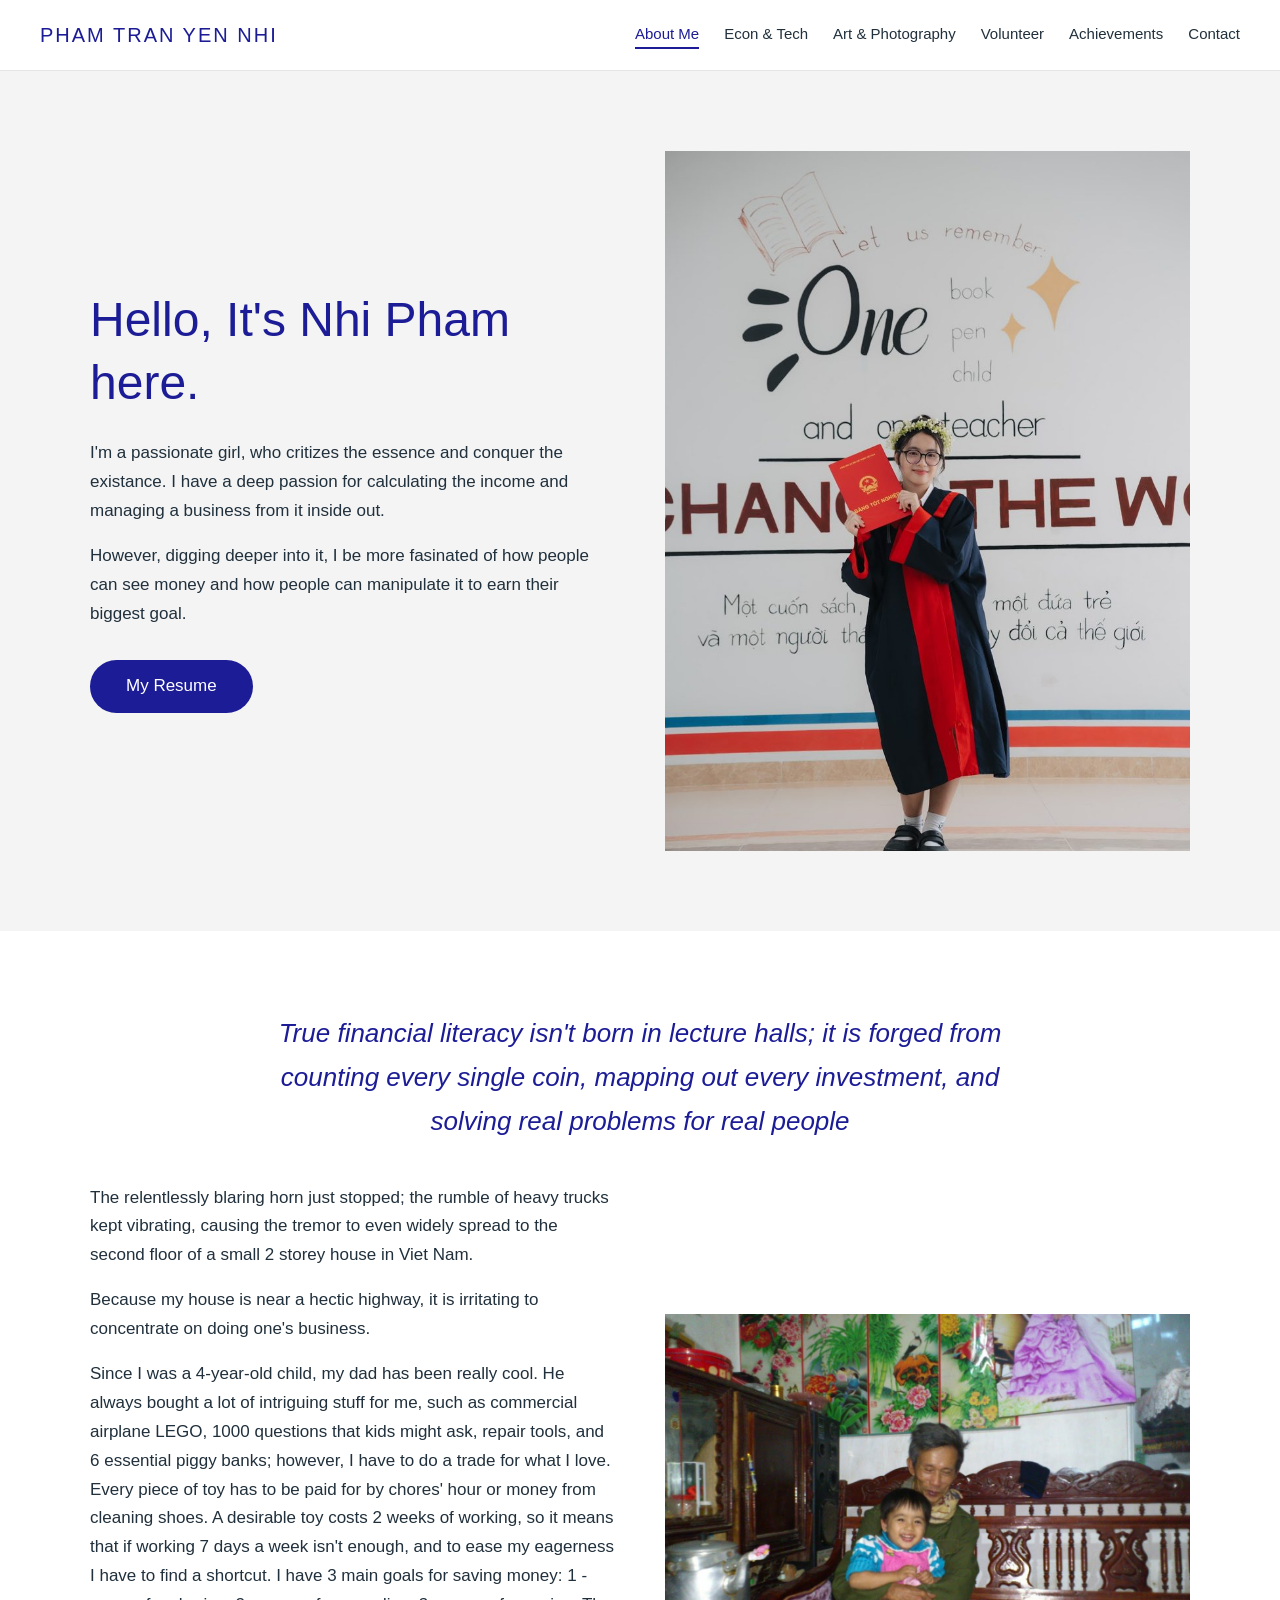
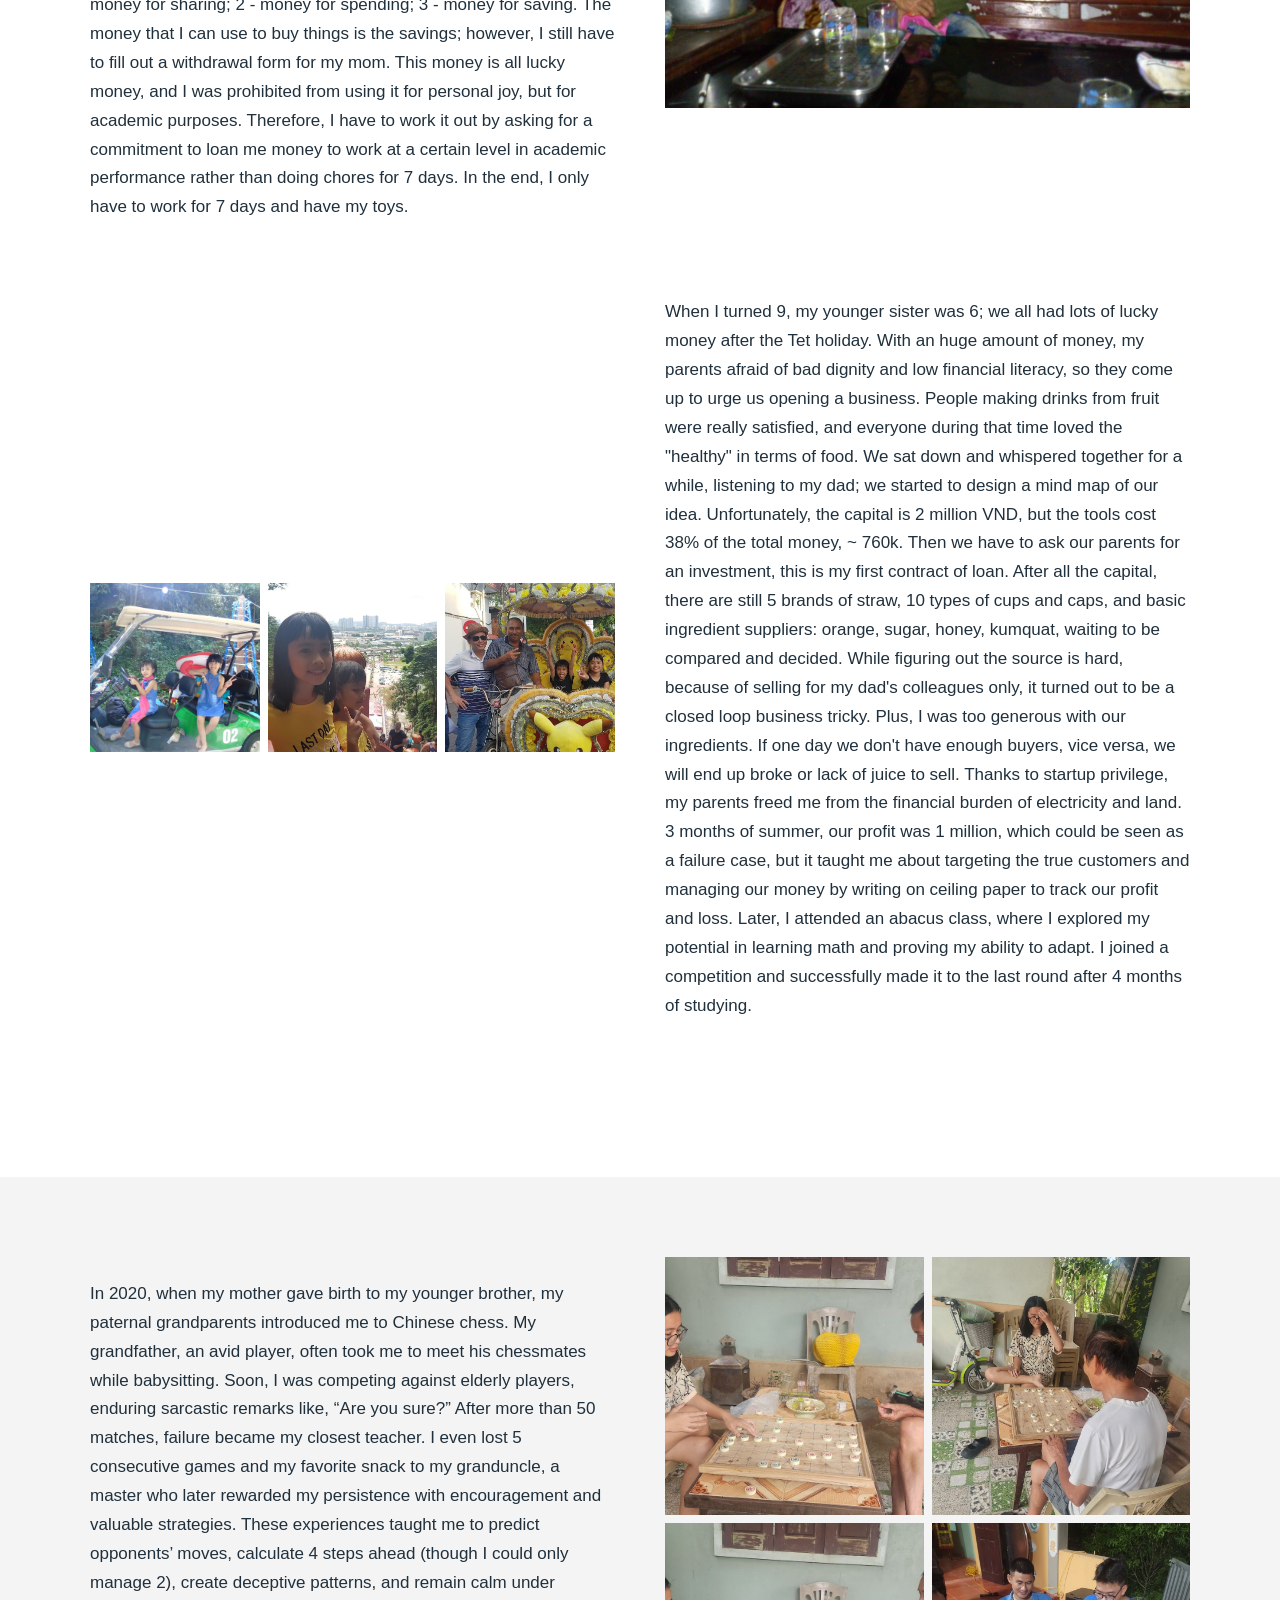
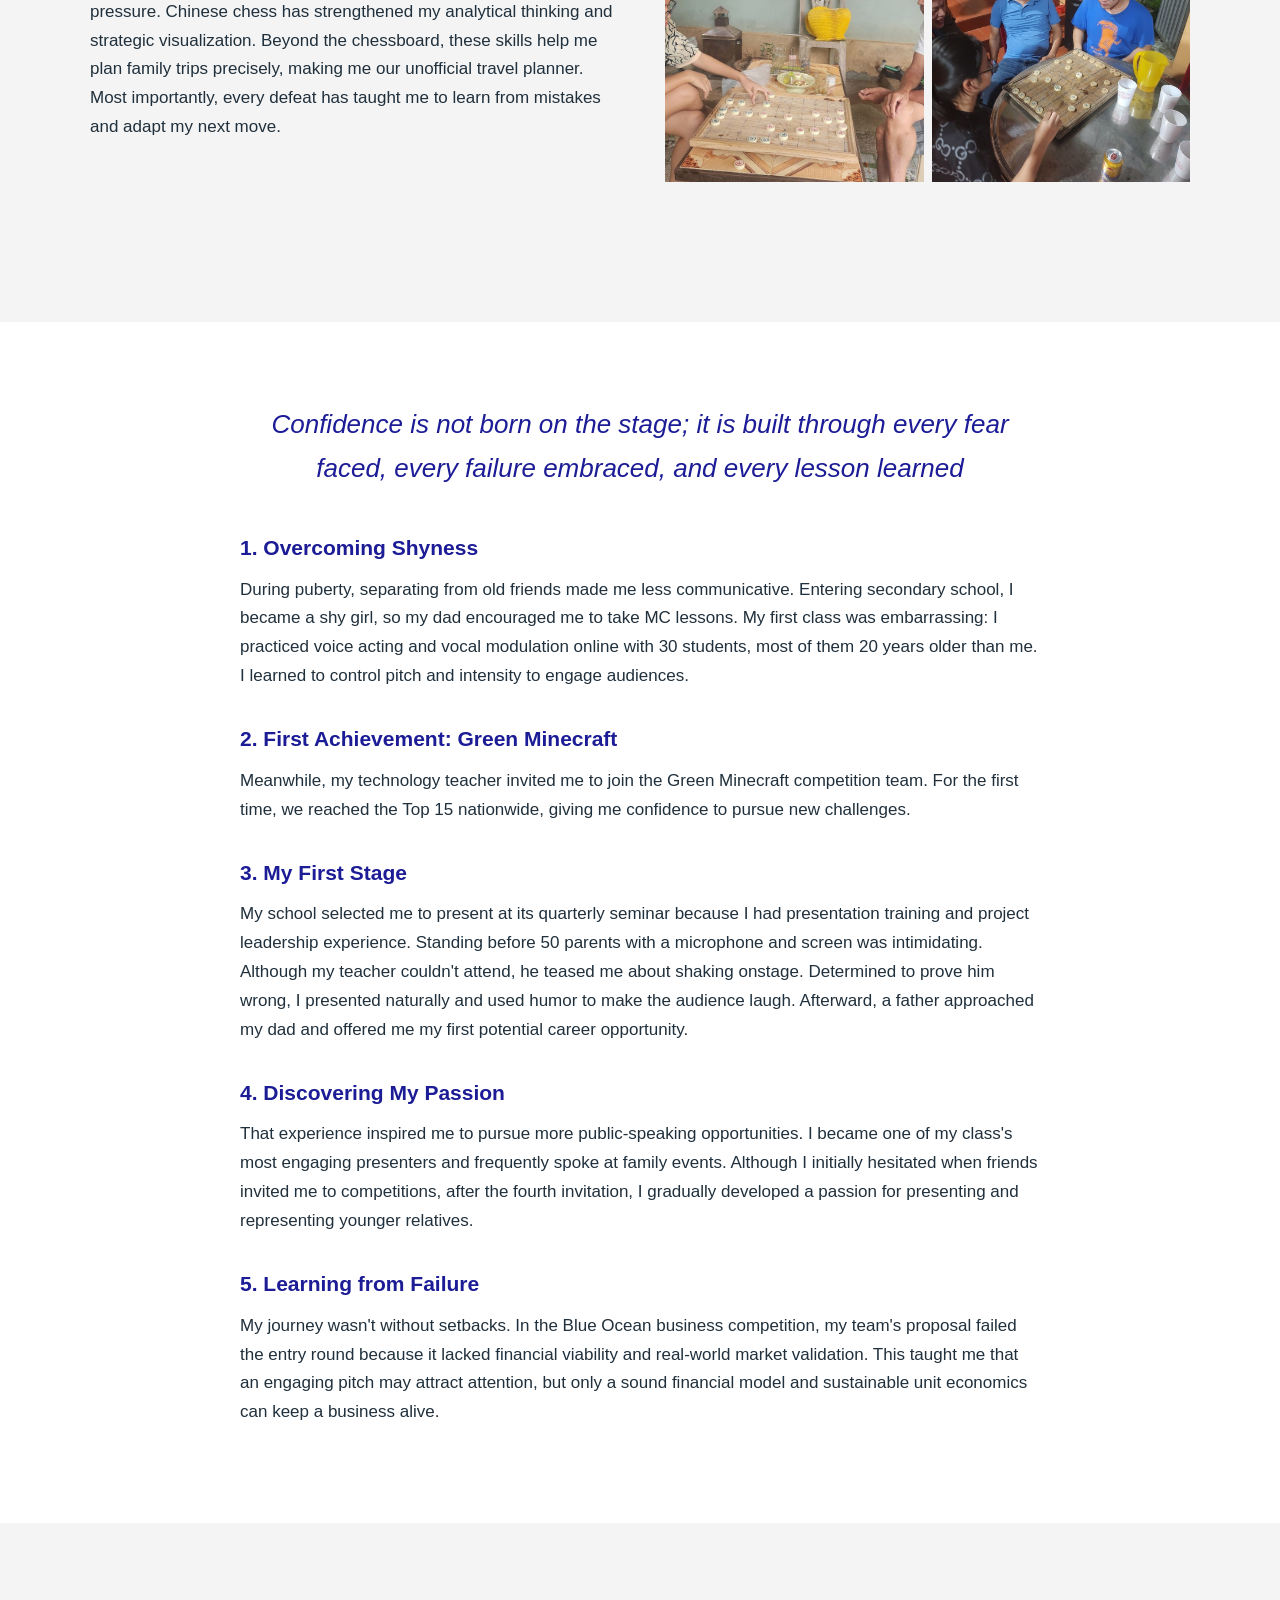
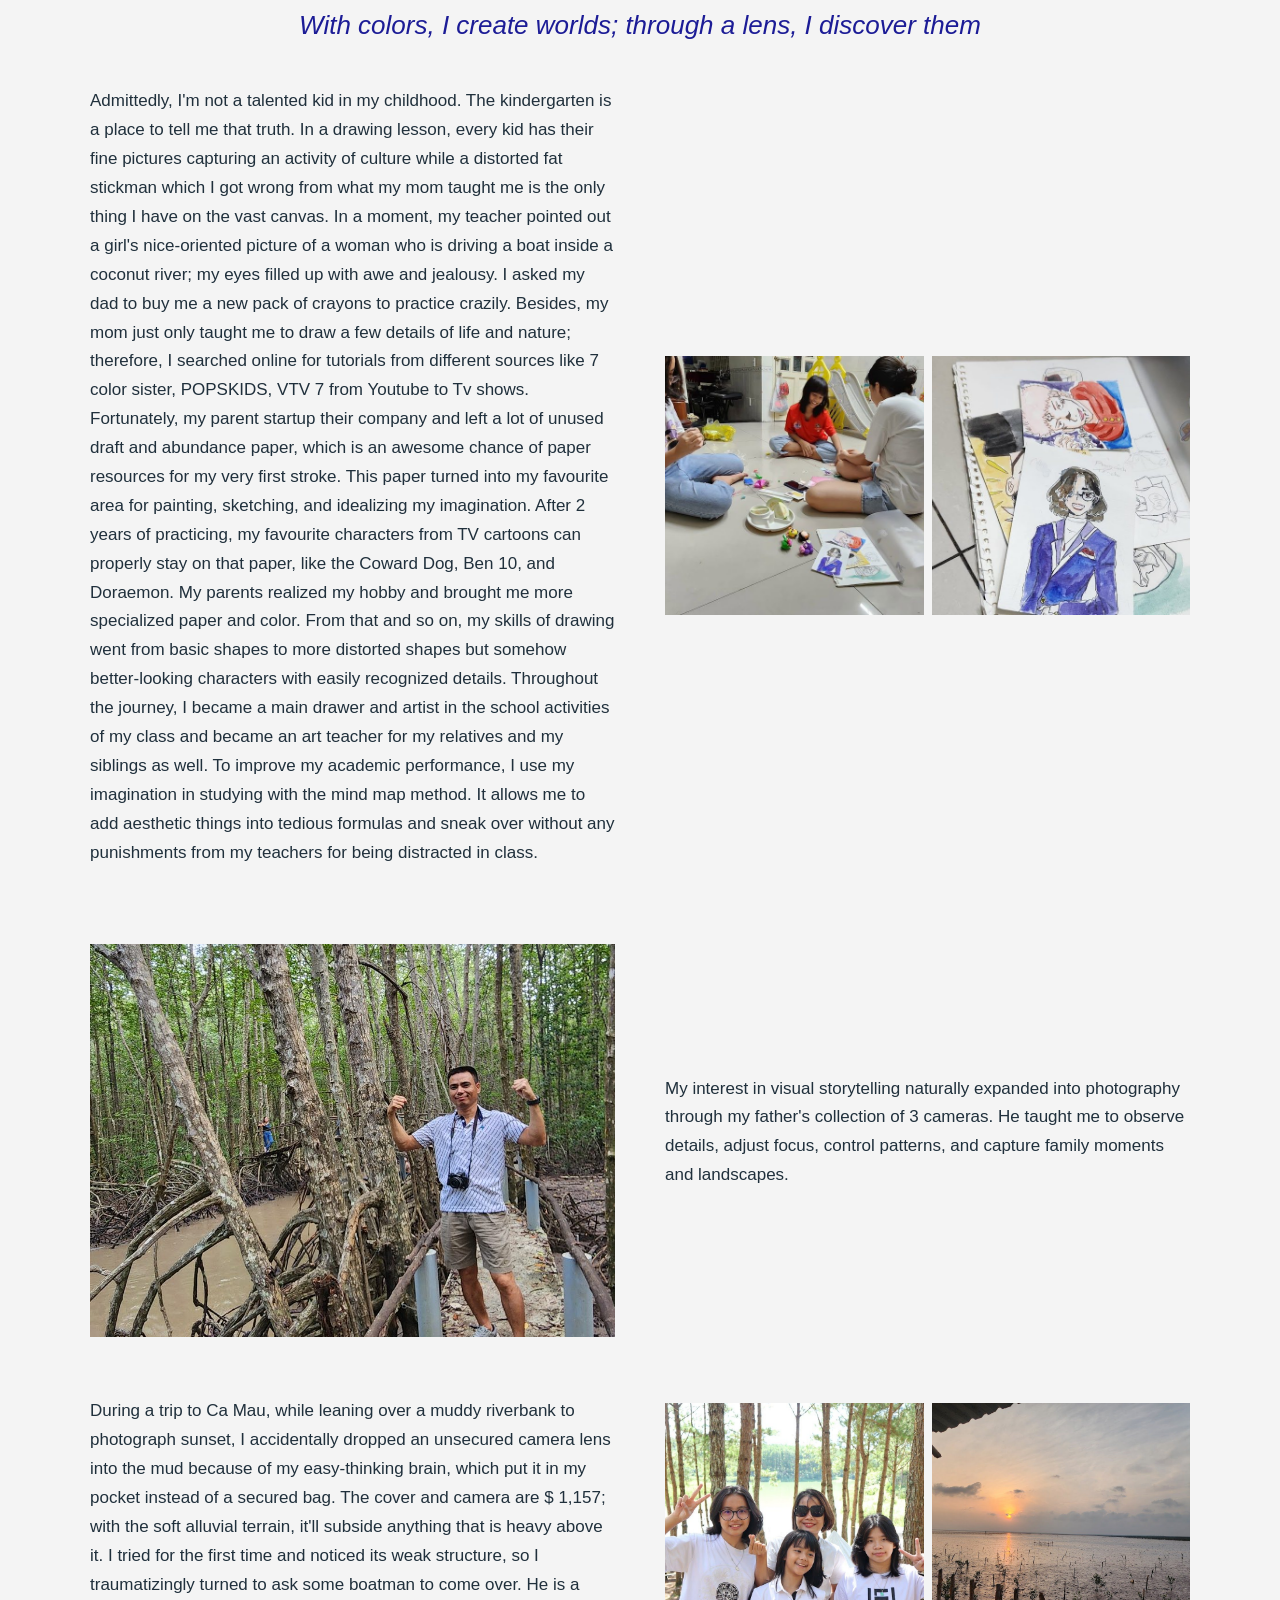
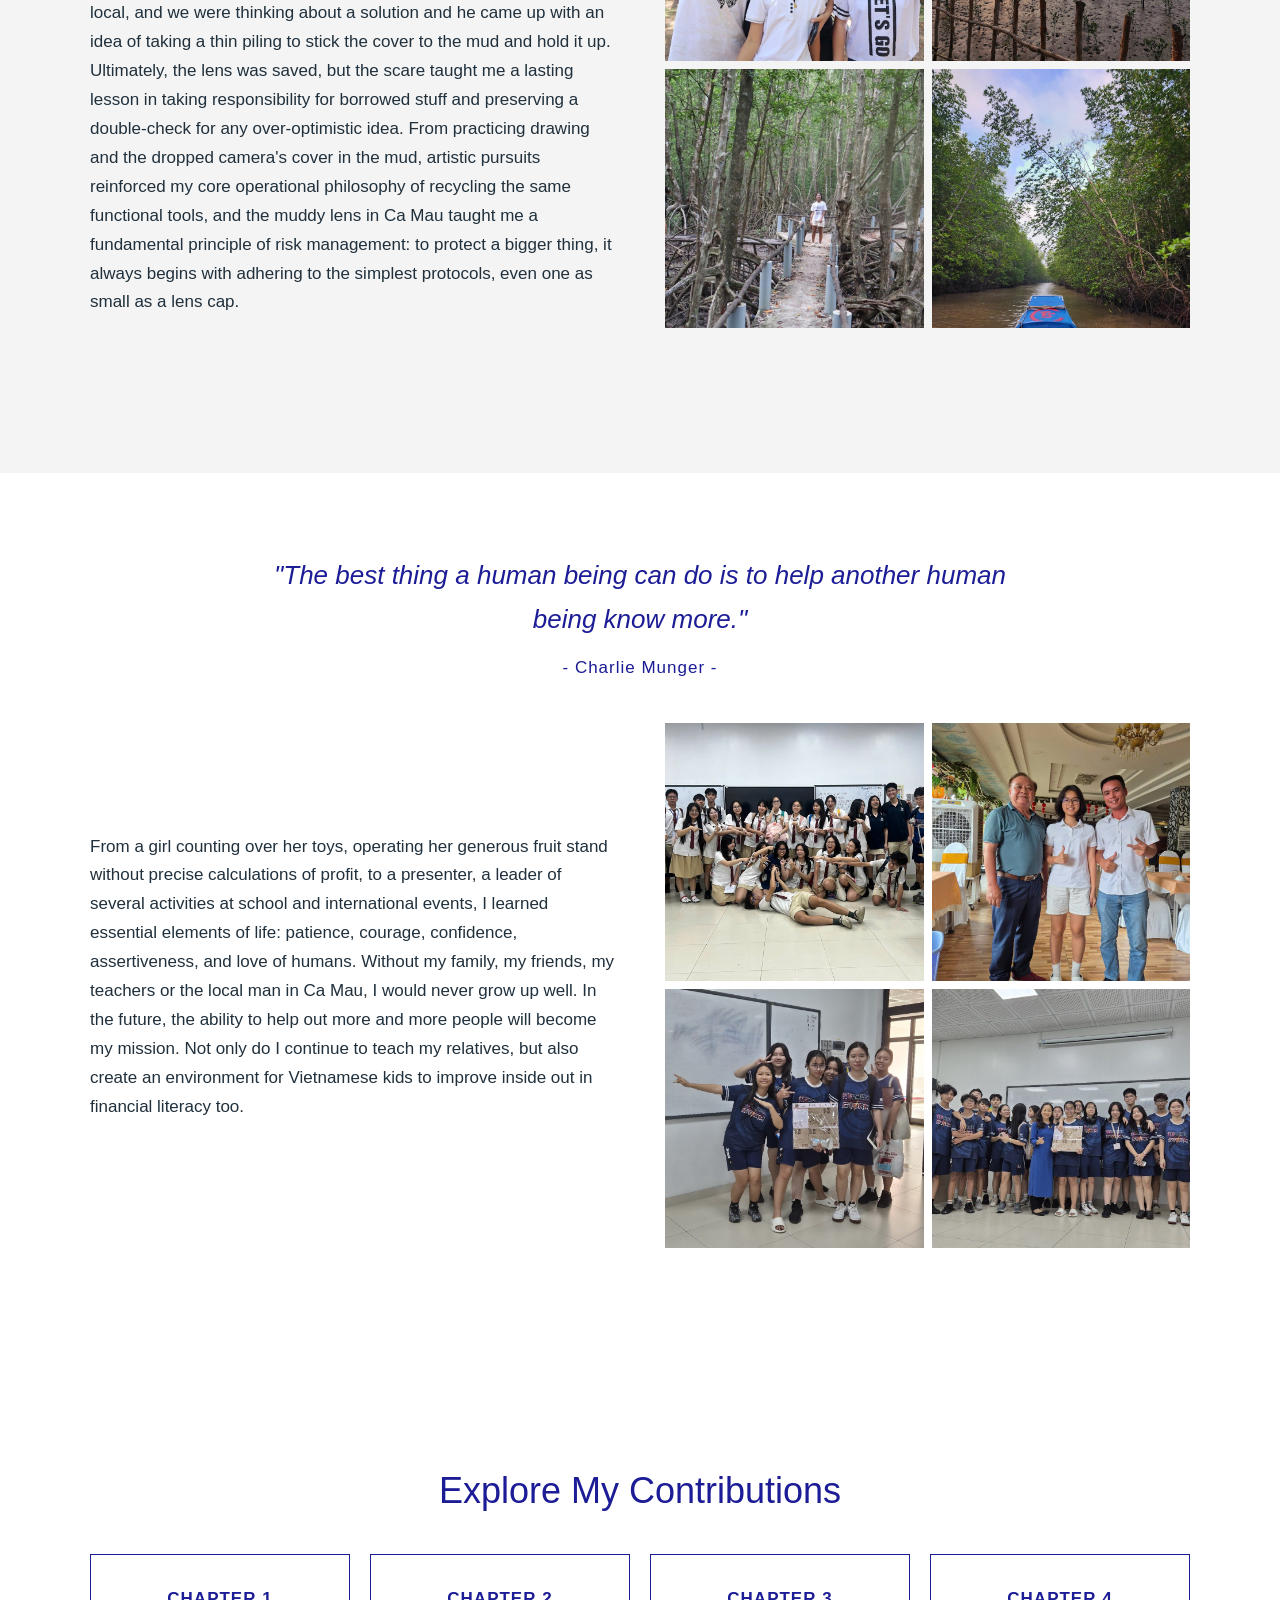
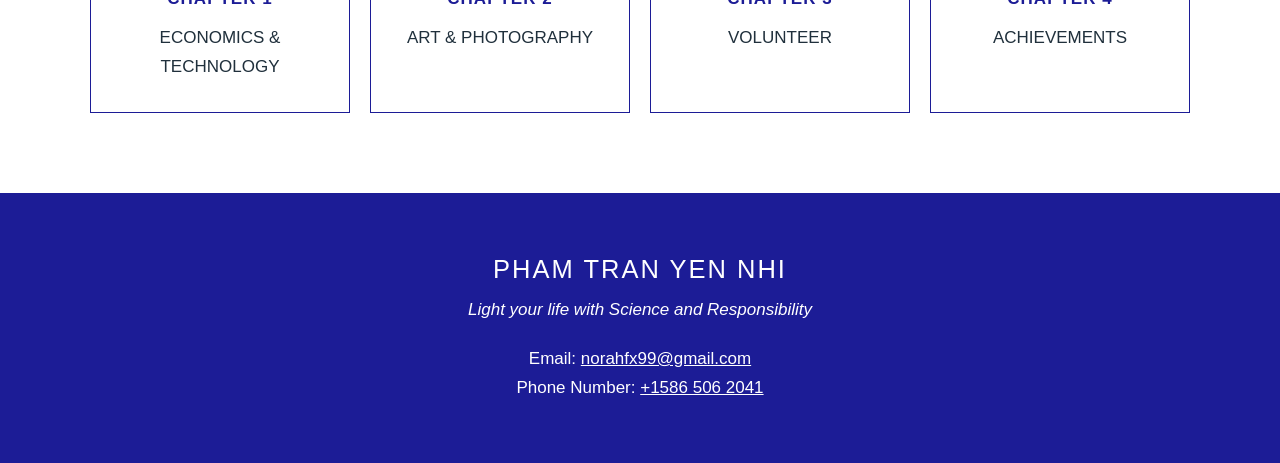
<file: index.html>
<!DOCTYPE html>
<html lang="en">
<head>
    <meta charset="UTF-8">
    <meta name="viewport" content="width=device-width, initial-scale=1.0">
    <title>Pham Tran Yen Nhi</title>
    <link rel="stylesheet" href="style.css">
</head>
<body>

    <!-- ===== HEADER: tên + menu =====
         Header này giống nhau ở cả 5 trang. Sửa menu thì nhớ sửa cả 5 file.
         Class "active" đánh dấu trang đang xem. -->
    <header class="header">
        <a href="index.html" class="logo">PHAM TRAN YEN NHI</a>
        <nav class="menu">
            <a href="index.html" class="active">About Me</a>
            <a href="econ-tech.html">Econ &amp; Tech</a>
            <a href="art-photography.html">Art &amp; Photography</a>
            <a href="volunteer.html">Volunteer</a>
            <a href="achievements.html">Achievements</a>
            <a href="#contact">Contact</a>
        </nav>
    </header>

    <main>

        <!-- ===== PHẦN GIỚI THIỆU (Hero): chữ bên trái, ảnh bên phải ===== -->
        <section class="hero" id="about">
            <div class="story-row">
                <div class="story-text">
                    <h1>Hello, It's Nhi Pham here.</h1>
                    <p>
                        I'm a passionate girl, who critizes the essence and conquer the existance. I have a deep passion for calculating the income and managing a business from it inside out.
                    </p>
                    <p>
                        However, digging deeper into it, I be more fasinated of how people can see money and how people can manipulate it to earn their biggest goal.
                    </p>
                    <!-- Nút trỏ sang resume: thay dấu # bằng link Google Drive -->
                    <a href="#" class="button" target="_blank">My Resume</a>
                </div>
                <img src="images/about-nhi-ky-yeu.jpg" alt="Nhi Pham - graduation photo" class="frame-portrait fit-top">
            </div>
        </section>

        <!-- ===== THỜI THƠ ẤU ===== -->
        <section class="story">
            <p class="quote">
                True financial literacy isn't born in lecture halls; it is forged from counting every single coin, mapping out every investment, and solving real problems for real people
            </p>

            <!-- Phần 1: những con heo đất và bài học trao đổi -->
            <div class="story-row activity">
                <div class="story-text">
                    <p>
                        The relentlessly blaring horn just stopped; the rumble of heavy trucks kept vibrating, causing the tremor to even widely spread to the second floor of a small 2 storey house in Viet Nam.
                    </p>
                    <p>
                        Because my house is near a hectic highway, it is irritating to concentrate on doing one's business.
                    </p>
                    <p>
                        Since I was a 4-year-old child, my dad has been really cool. He always bought a lot of intriguing stuff for me, such as commercial airplane LEGO, 1000 questions that kids might ask, repair tools, and 6 essential piggy banks; however, I have to do a trade for what I love. Every piece of toy has to be paid for by chores' hour or money from cleaning shoes. A desirable toy costs 2 weeks of working, so it means that if working 7 days a week isn't enough, and to ease my eagerness I have to find a shortcut. I have 3 main goals for saving money: 1 - money for sharing; 2 - money for spending; 3 - money for saving. The money that I can use to buy things is the savings; however, I still have to fill out a withdrawal form for my mom. This money is all lucky money, and I was prohibited from using it for personal joy, but for academic purposes. Therefore, I have to work it out by asking for a commitment to loan me money to work at a certain level in academic performance rather than doing chores for 7 days. In the end, I only have to work for 7 days and have my toys.
                    </p>
                </div>
                <img src="images/childhood-nhi.jpg" alt="Nhi as a child">
            </div>

            <!-- Phần 2: quầy nước trái cây năm 9 tuổi -->
            <div class="story-row activity reverse">
                <div class="story-text">
                    <p>
                        When I turned 9, my younger sister was 6; we all had lots of lucky money after the Tet holiday. With an huge amount of money, my parents afraid of bad dignity and low financial literacy, so they come up to urge us opening a business. People making drinks from fruit were really satisfied, and everyone during that time loved the "healthy" in terms of food. We sat down and whispered together for a while, listening to my dad; we started to design a mind map of our idea. Unfortunately, the capital is 2 million VND, but the tools cost 38% of the total money, ~ 760k. Then we have to ask our parents for an investment, this is my first contract of loan. After all the capital, there are still 5 brands of straw, 10 types of cups and caps, and basic ingredient suppliers: orange, sugar, honey, kumquat, waiting to be compared and decided. While figuring out the source is hard, because of selling for my dad's colleagues only, it turned out to be a closed loop business tricky. Plus, I was too generous with our ingredients. If one day we don't have enough buyers, vice versa, we will end up broke or lack of juice to sell. Thanks to startup privilege, my parents freed me from the financial burden of electricity and land. 3 months of summer, our profit was 1 million, which could be seen as a failure case, but it taught me about targeting the true customers and managing our money by writing on ceiling paper to track our profit and loss. Later, I attended an abacus class, where I explored my potential in learning math and proving my ability to adapt. I joined a competition and successfully made it to the last round after 4 months of studying.
                    </p>
                </div>
                <div class="photo-grid">
                    <img src="images/childhood-hai-chi-em-1.jpg" alt="Nhi and her sister - photo 1">
                    <img src="images/childhood-hai-chi-em-2.jpg" alt="Nhi and her sister - photo 2">
                    <img src="images/childhood-hai-chi-em-3.jpg" alt="Nhi and her sister - photo 3">
                </div>
            </div>
        </section>

        <!-- ===== CỜ TƯỚNG ===== -->
        <section class="story story-gray">
            <div class="story-row activity">
                <div class="story-text">
                    <p>
                        In 2020, when my mother gave birth to my younger brother, my paternal grandparents introduced me to Chinese chess. My grandfather, an avid player, often took me to meet his chessmates while babysitting. Soon, I was competing against elderly players, enduring sarcastic remarks like, “Are you sure?” After more than 50 matches, failure became my closest teacher. I even lost 5 consecutive games and my favorite snack to my granduncle, a master who later rewarded my persistence with encouragement and valuable strategies. These experiences taught me to predict opponents’ moves, calculate 4 steps ahead (though I could only manage 2), create deceptive patterns, and remain calm under pressure. Chinese chess has strengthened my analytical thinking and strategic visualization. Beyond the chessboard, these skills help me plan family trips precisely, making me our unofficial travel planner. Most importantly, every defeat has taught me to learn from mistakes and adapt my next move.
                    </p>
                </div>
                <div class="photo-grid two">
                    <img src="images/chinese-chess-1.jpg" alt="Playing Chinese chess - photo 1">
                    <img src="images/chinese-chess-2.jpg" alt="Playing Chinese chess - photo 2">
                    <img src="images/chinese-chess-3.jpg" alt="Playing Chinese chess - photo 3">
                    <img src="images/chinese-chess-4.jpg" alt="Playing Chinese chess - photo 4">
                </div>
            </div>
        </section>

        <!-- ===== SỰ TỰ TIN: 5 câu chuyện nhỏ, chỉ có chữ ===== -->
        <section class="story">
            <p class="quote">
                Confidence is not born on the stage; it is built through every fear faced, every failure embraced, and every lesson learned
            </p>

            <div class="text-block">
                <h4>1. Overcoming Shyness</h4>
                <p>
                    During puberty, separating from old friends made me less communicative. Entering secondary school, I became a shy girl, so my dad encouraged me to take MC lessons. My first class was embarrassing: I practiced voice acting and vocal modulation online with 30 students, most of them 20 years older than me. I learned to control pitch and intensity to engage audiences.
                </p>
                <h4>2. First Achievement: Green Minecraft</h4>
                <p>
                    Meanwhile, my technology teacher invited me to join the Green Minecraft competition team. For the first time, we reached the Top 15 nationwide, giving me confidence to pursue new challenges.
                </p>
                <h4>3. My First Stage</h4>
                <p>
                    My school selected me to present at its quarterly seminar because I had presentation training and project leadership experience. Standing before 50 parents with a microphone and screen was intimidating. Although my teacher couldn't attend, he teased me about shaking onstage. Determined to prove him wrong, I presented naturally and used humor to make the audience laugh. Afterward, a father approached my dad and offered me my first potential career opportunity.
                </p>
                <h4>4. Discovering My Passion</h4>
                <p>
                    That experience inspired me to pursue more public-speaking opportunities. I became one of my class's most engaging presenters and frequently spoke at family events. Although I initially hesitated when friends invited me to competitions, after the fourth invitation, I gradually developed a passion for presenting and representing younger relatives.
                </p>
                <h4>5. Learning from Failure</h4>
                <p>
                    My journey wasn't without setbacks. In the Blue Ocean business competition, my team's proposal failed the entry round because it lacked financial viability and real-world market validation. This taught me that an engaging pitch may attract attention, but only a sound financial model and sustainable unit economics can keep a business alive.
                </p>
            </div>
        </section>

        <!-- ===== VẼ TRANH & CHỤP ẢNH ===== -->
        <section class="story story-gray">
            <p class="quote">
                With colors, I create worlds; through a lens, I discover them
            </p>

            <!-- Vẽ tranh -->
            <div class="story-row activity">
                <div class="story-text">
                    <p>
                        Admittedly, I'm not a talented kid in my childhood. The kindergarten is a place to tell me that truth. In a drawing lesson, every kid has their fine pictures capturing an activity of culture while a distorted fat stickman which I got wrong from what my mom taught me is the only thing I have on the vast canvas. In a moment, my teacher pointed out a girl's nice-oriented picture of a woman who is driving a boat inside a coconut river; my eyes filled up with awe and jealousy. I asked my dad to buy me a new pack of crayons to practice crazily. Besides, my mom just only taught me to draw a few details of life and nature; therefore, I searched online for tutorials from different sources like 7 color sister, POPSKIDS, VTV 7 from Youtube to Tv shows. Fortunately, my parent startup their company and left a lot of unused draft and abundance paper, which is an awesome chance of paper resources for my very first stroke. This paper turned into my favourite area for painting, sketching, and idealizing my imagination. After 2 years of practicing, my favourite characters from TV cartoons can properly stay on that paper, like the Coward Dog, Ben 10, and Doraemon. My parents realized my hobby and brought me more specialized paper and color. From that and so on, my skills of drawing went from basic shapes to more distorted shapes but somehow better-looking characters with easily recognized details. Throughout the journey, I became a main drawer and artist in the school activities of my class and became an art teacher for my relatives and my siblings as well. To improve my academic performance, I use my imagination in studying with the mind map method. It allows me to add aesthetic things into tedious formulas and sneak over without any punishments from my teachers for being distracted in class.
                    </p>
                </div>
                <div class="photo-grid two">
                    <img src="images/drawing-1.jpg" alt="Nhi drawing">
                    <img src="images/drawing-2.jpg" alt="Drawings by Nhi">
                </div>
            </div>

            <!-- Chụp ảnh -->
            <div class="story-row activity reverse">
                <div class="story-text">
                    <p>
                        My interest in visual storytelling naturally expanded into photography through my father's collection of 3 cameras. He taught me to observe details, adjust focus, control patterns, and capture family moments and landscapes.
                    </p>
                </div>
                <img src="images/photography-camera.jpg" alt="Taking photos with dad's camera">
            </div>

            <!-- Chiếc nắp ống kính ở Cà Mau -->
            <div class="story-row activity">
                <div class="story-text">
                    <p>
                        During a trip to Ca Mau, while leaning over a muddy riverbank to photograph sunset, I accidentally dropped an unsecured camera lens into the mud because of my easy-thinking brain, which put it in my pocket instead of a secured bag. The cover and camera are $ 1,157; with the soft alluvial terrain, it'll subside anything that is heavy above it. I tried for the first time and noticed its weak structure, so I traumatizingly turned to ask some boatman to come over. He is a local, and we were thinking about a solution and he came up with an idea of taking a thin piling to stick the cover to the mud and hold it up. Ultimately, the lens was saved, but the scare taught me a lasting lesson in taking responsibility for borrowed stuff and preserving a double-check for any over-optimistic idea. From practicing drawing and the dropped camera's cover in the mud, artistic pursuits reinforced my core operational philosophy of recycling the same functional tools, and the muddy lens in Ca Mau taught me a fundamental principle of risk management: to protect a bigger thing, it always begins with adhering to the simplest protocols, even one as small as a lens cap.
                    </p>
                </div>
                <div class="photo-grid two">
                    <img src="images/ca-mau-1.jpg" alt="Trip to Ca Mau">
                    <img src="images/ca-mau-2.jpg" alt="Sunset in Ca Mau">
                    <img src="images/ca-mau-3.jpg" alt="Mangrove forest in Ca Mau">
                    <img src="images/ca-mau-4.jpg" alt="Boat ride in Ca Mau">
                </div>
            </div>
        </section>

        <!-- ===== TƯƠNG LAI ===== -->
        <section class="story">
            <p class="quote">
                "The best thing a human being can do is to help another human being know more."
                <!-- Tên tác giả: dòng riêng, chữ nhỏ (class quote-author) -->
                <span class="quote-author">- Charlie Munger -</span>
            </p>

            <div class="story-row activity">
                <div class="story-text">
                    <p>
                        From a girl counting over her toys, operating her generous fruit stand without precise calculations of profit, to a presenter, a leader of several activities at school and international events, I learned essential elements of life: patience, courage, confidence, assertiveness, and love of humans. Without my family, my friends, my teachers or the local man in Ca Mau, I would never grow up well. In the future, the ability to help out more and more people will become my mission. Not only do I continue to teach my relatives, but also create an environment for Vietnamese kids to improve inside out in financial literacy too.
                    </p>
                </div>
                <div class="photo-grid two">
                    <img src="images/future-1.jpg" alt="With friends - photo 1">
                    <img src="images/future-2.jpg" alt="With friends - photo 2">
                    <img src="images/future-3.jpg" alt="With friends - photo 3">
                    <img src="images/future-4.jpg" alt="With friends - photo 4">
                </div>
            </div>
        </section>

        <!-- ===== DANH SÁCH CHAPTER ===== -->
        <section class="chapters" id="chapters">
            <h2>Explore My Contributions</h2>

            <!-- Bấm vào card sẽ mở trang của chapter đó -->
            <div class="chapter-list">
                <a href="econ-tech.html" class="chapter-card">
                    <span>CHAPTER 1</span>
                    <p>ECONOMICS &amp; TECHNOLOGY</p>
                </a>
                <a href="art-photography.html" class="chapter-card">
                    <span>CHAPTER 2</span>
                    <p>ART &amp; PHOTOGRAPHY</p>
                </a>
                <a href="volunteer.html" class="chapter-card">
                    <span>CHAPTER 3</span>
                    <p>VOLUNTEER</p>
                </a>
                <a href="achievements.html" class="chapter-card">
                    <span>CHAPTER 4</span>
                    <p>ACHIEVEMENTS</p>
                </a>
            </div>
        </section>

    </main>

    <!-- ===== FOOTER: thông tin liên hệ ===== -->
    <footer class="footer" id="contact">
        <h2>PHAM TRAN YEN NHI</h2>
        <p class="slogan">Light your life with Science and Responsibility</p>
        <p>Email: <a href="mailto:norahfx99@gmail.com">norahfx99@gmail.com</a></p>
        <!-- href="tel:..." để bấm vào số là gọi được trên điện thoại -->
        <p>Phone Number: <a href="tel:+15865062041">+1586 506 2041</a></p>
    </footer>

</body>
</html>
</file>
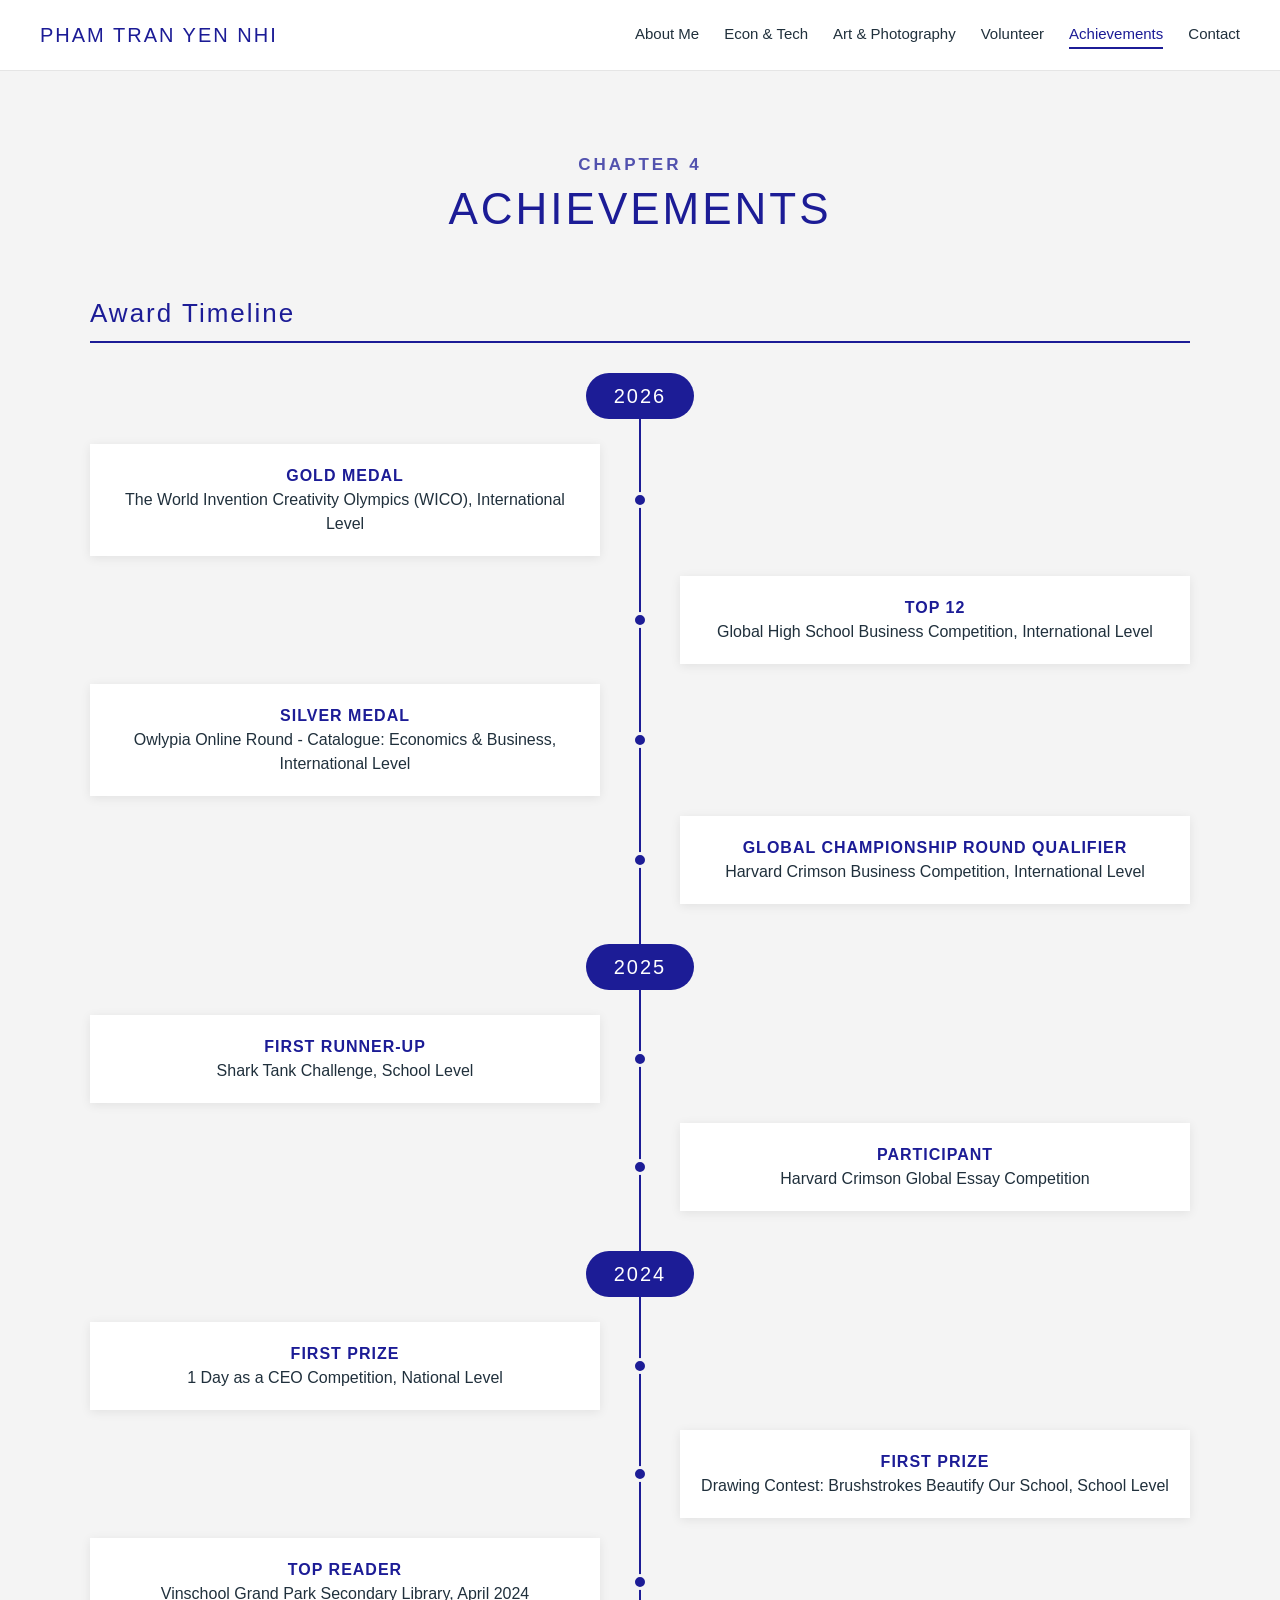
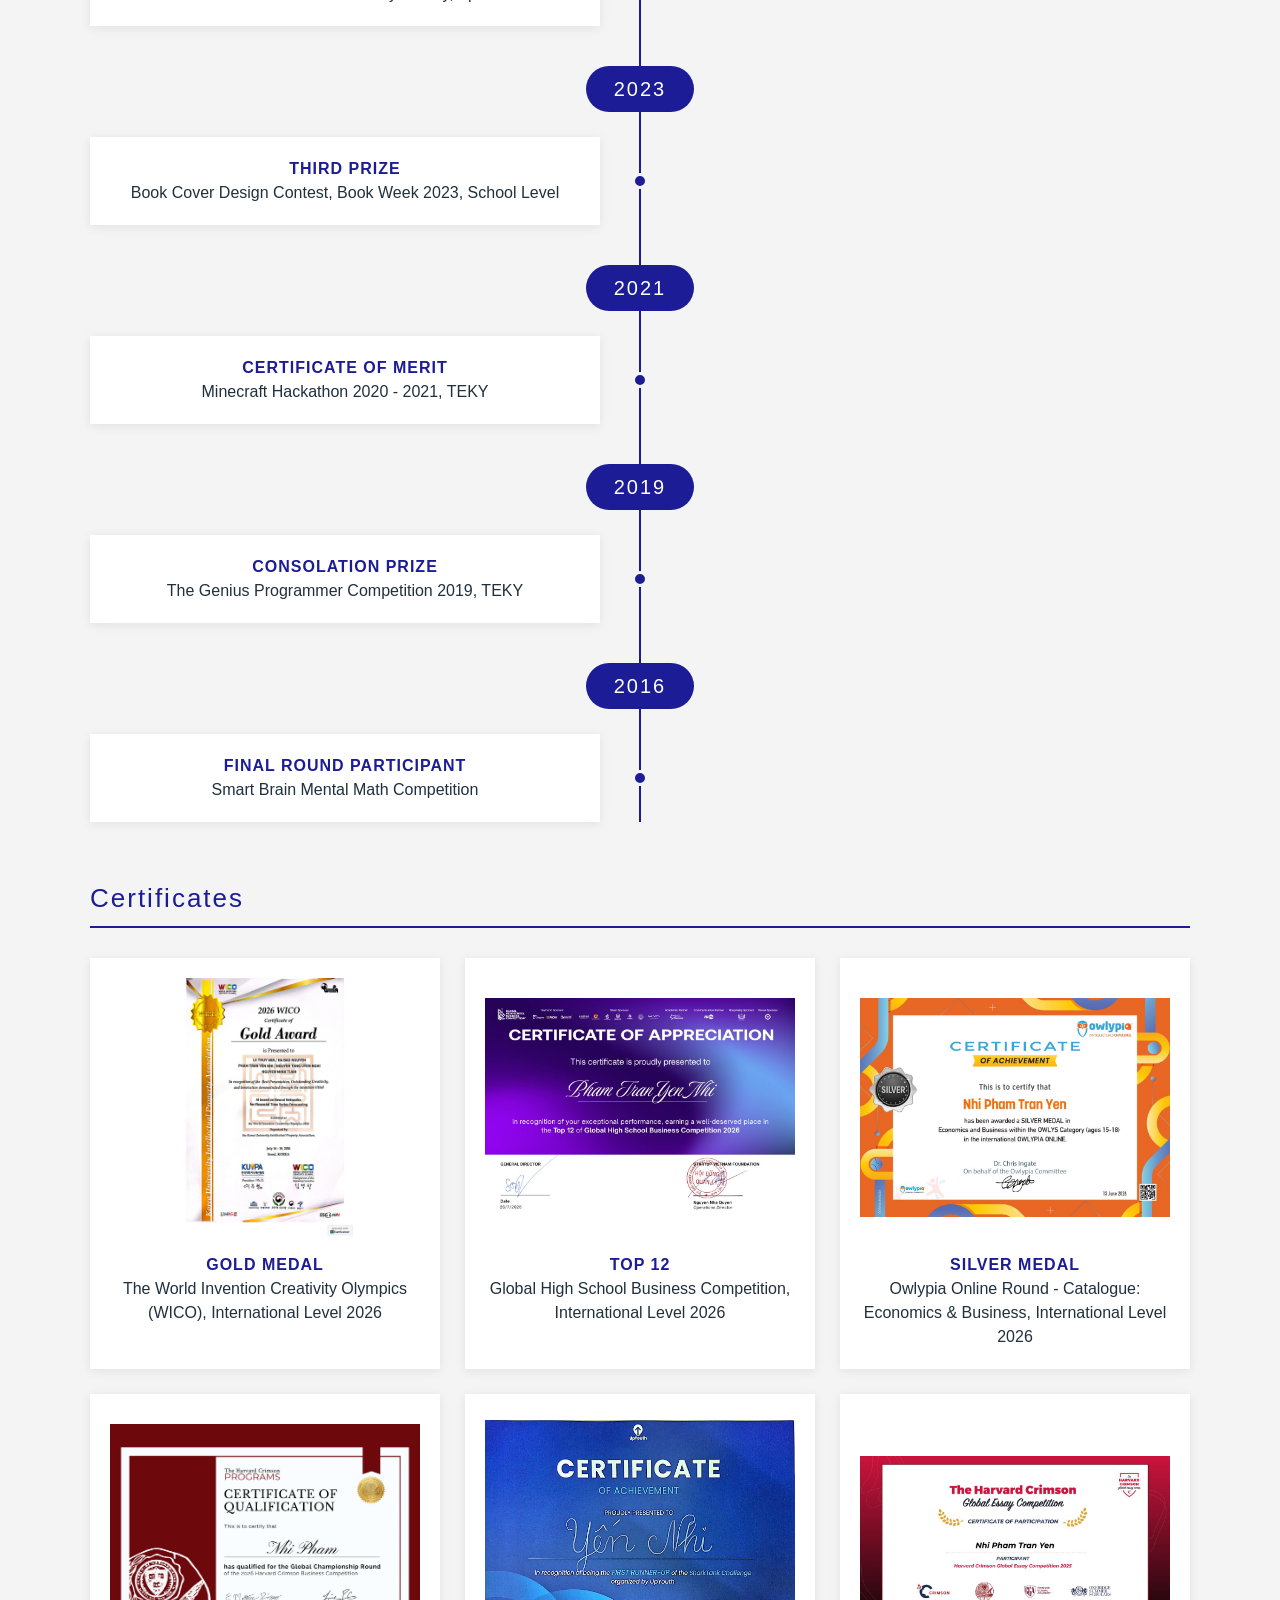
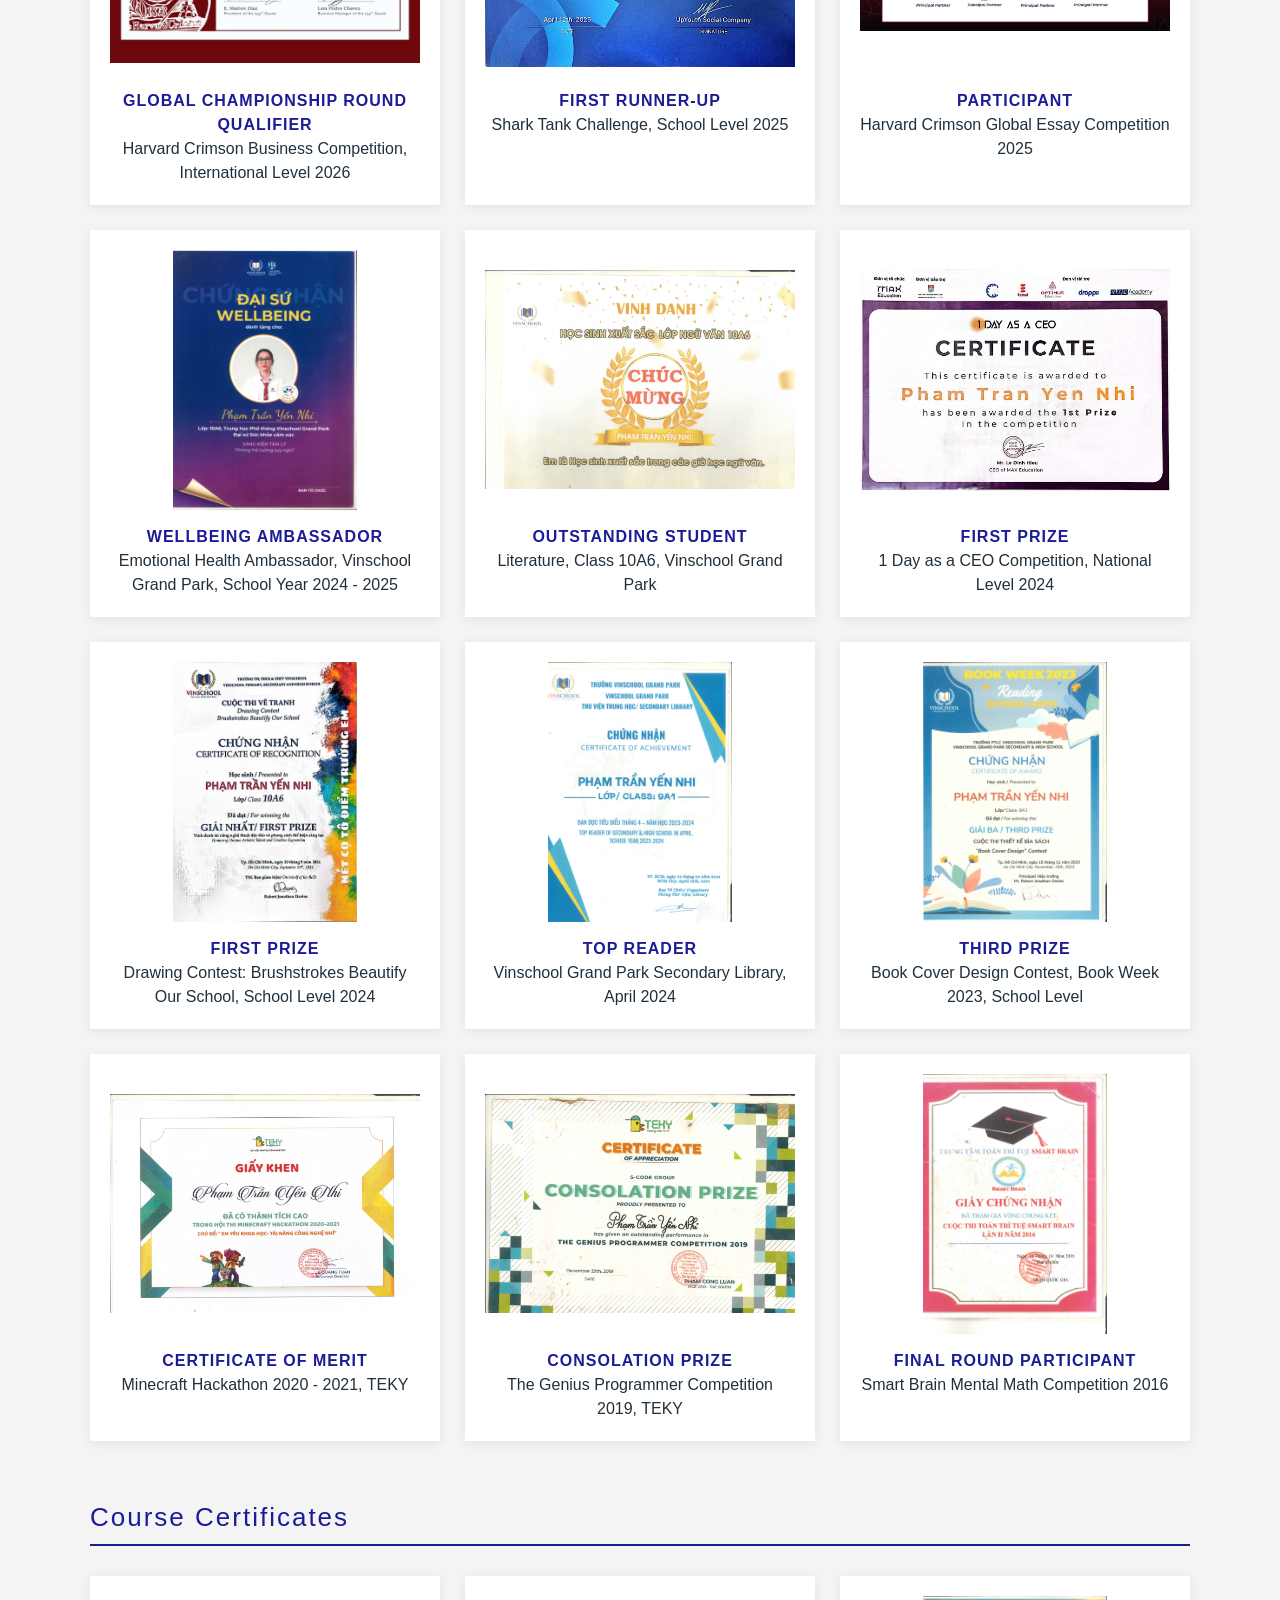
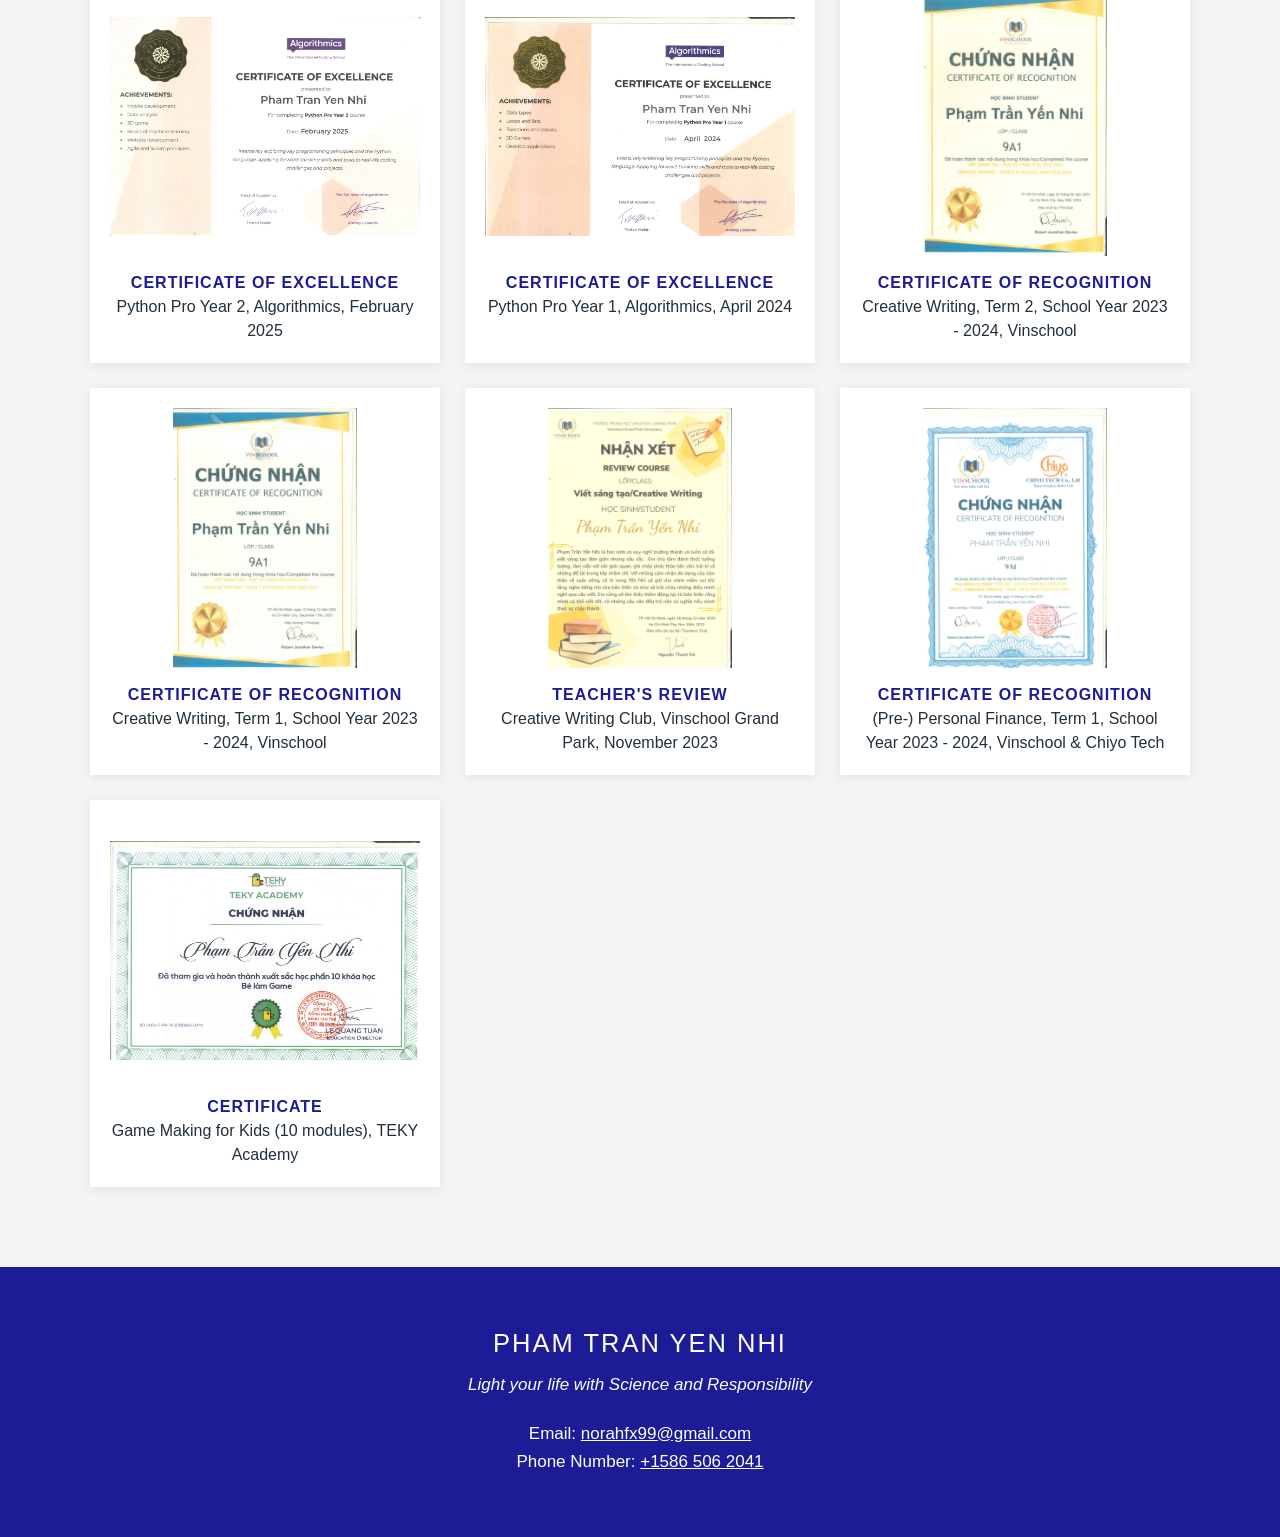
<file: achievements.html>
<!DOCTYPE html>
<html lang="en">
<head>
    <meta charset="UTF-8">
    <meta name="viewport" content="width=device-width, initial-scale=1.0">
    <title>Achievements | Pham Tran Yen Nhi</title>
    <link rel="stylesheet" href="style.css">
</head>
<body>

    <!-- ===== HEADER: tên + menu =====
         Header này giống nhau ở cả 5 trang. Sửa menu thì nhớ sửa cả 5 file.
         Class "active" đánh dấu trang đang xem. -->
    <header class="header">
        <a href="index.html" class="logo">PHAM TRAN YEN NHI</a>
        <nav class="menu">
            <a href="index.html">About Me</a>
            <a href="econ-tech.html">Econ &amp; Tech</a>
            <a href="art-photography.html">Art &amp; Photography</a>
            <a href="volunteer.html">Volunteer</a>
            <a href="achievements.html" class="active">Achievements</a>
            <a href="#contact">Contact</a>
        </nav>
    </header>

    <main>

        <!-- =====================================================
             CHAPTER 4: ACHIEVEMENTS
             Theo Sheets: chỉ show hình ảnh + certificate,
             chèn text diễn giải bên dưới (class "caption").
             ===================================================== -->
        <section class="chapter chapter-gray" id="chapter-4">
            <div class="chapter-head">
                <span>CHAPTER 4</span>
                <h2>ACHIEVEMENTS</h2>
            </div>

            <!-- ===== TIMELINE GIẢI THƯỞNG =====
                 Đường dọc ở giữa, năm nằm trong viên bo tròn navy,
                 các giải là card trắng xếp so le trái - phải (CSS tự xếp).
                 Thêm giải: copy 1 khối "award-card timeline-card".
                 Thêm năm: copy nguyên 1 khối "timeline-year", đặt đúng thứ tự năm. -->
            <h3 class="group-title">Award Timeline</h3>
            <div class="timeline">

                <div class="timeline-year">
                    <span class="year">2026</span>
                    <div class="award-card timeline-card">
                        <p class="caption"><strong>Gold Medal</strong><br>The World Invention Creativity Olympics (WICO), International Level</p>
                    </div>
                    <div class="award-card timeline-card">
                        <p class="caption"><strong>Top 12</strong><br>Global High School Business Competition, International Level</p>
                    </div>
                    <div class="award-card timeline-card">
                        <p class="caption"><strong>Silver Medal</strong><br>Owlypia Online Round - Catalogue: Economics &amp; Business, International Level</p>
                    </div>
                    <div class="award-card timeline-card">
                        <p class="caption"><strong>Global Championship Round Qualifier</strong><br>Harvard Crimson Business Competition, International Level</p>
                    </div>
                </div>

                <div class="timeline-year">
                    <span class="year">2025</span>
                    <div class="award-card timeline-card">
                        <p class="caption"><strong>First Runner-Up</strong><br>Shark Tank Challenge, School Level</p>
                    </div>
                    <div class="award-card timeline-card">
                        <p class="caption"><strong>Participant</strong><br>Harvard Crimson Global Essay Competition</p>
                    </div>
                </div>

                <div class="timeline-year">
                    <span class="year">2024</span>
                    <div class="award-card timeline-card">
                        <p class="caption"><strong>First Prize</strong><br>1 Day as a CEO Competition, National Level</p>
                    </div>
                    <div class="award-card timeline-card">
                        <p class="caption"><strong>First Prize</strong><br>Drawing Contest: Brushstrokes Beautify Our School, School Level</p>
                    </div>
                    <div class="award-card timeline-card">
                        <p class="caption"><strong>Top Reader</strong><br>Vinschool Grand Park Secondary Library, April 2024</p>
                    </div>
                </div>

                <div class="timeline-year">
                    <span class="year">2023</span>
                    <div class="award-card timeline-card">
                        <p class="caption"><strong>Third Prize</strong><br>Book Cover Design Contest, Book Week 2023, School Level</p>
                    </div>
                </div>

                <div class="timeline-year">
                    <span class="year">2021</span>
                    <div class="award-card timeline-card">
                        <p class="caption"><strong>Certificate of Merit</strong><br>Minecraft Hackathon 2020 - 2021, TEKY</p>
                    </div>
                </div>

                <div class="timeline-year">
                    <span class="year">2019</span>
                    <div class="award-card timeline-card">
                        <p class="caption"><strong>Consolation Prize</strong><br>The Genius Programmer Competition 2019, TEKY</p>
                    </div>
                </div>

                <div class="timeline-year">
                    <span class="year">2016</span>
                    <div class="award-card timeline-card">
                        <p class="caption"><strong>Final Round Participant</strong><br>Smart Brain Mental Math Competition</p>
                    </div>
                </div>

            </div>

            <!-- ===== CÁC GIẤY KHEN ===== -->
            <h3 class="group-title">Certificates</h3>
            <div class="award-list">

                <div class="award-card">
                    <img src="images/award-wico-2026.jpg" alt="Gold Medal - The World Invention Creativity Olympics (WICO), International Level 2026">
                    <p class="caption"><strong>Gold Medal</strong><br>The World Invention Creativity Olympics (WICO), International Level 2026</p>
                </div>

                <div class="award-card">
                    <img src="images/award-ghsbc-top-12-2026.jpg" alt="Top 12 - Global High School Business Competition, International Level 2026">
                    <p class="caption"><strong>Top 12</strong><br>Global High School Business Competition, International Level 2026</p>
                </div>

                <div class="award-card">
                    <img src="images/award-owlypia-2026.jpg" alt="Silver Medal - Owlypia Online Round - Catalogue: Economics &amp; Business, International Level 2026">
                    <p class="caption"><strong>Silver Medal</strong><br>Owlypia Online Round - Catalogue: Economics &amp; Business, International Level 2026</p>
                </div>

                <div class="award-card">
                    <img src="images/award-harvard-crimson-business-2026.jpg" alt="Certificate of Qualification - Global Championship Round, Harvard Crimson Business Competition 2026">
                    <p class="caption"><strong>Global Championship Round Qualifier</strong><br>Harvard Crimson Business Competition, International Level 2026</p>
                </div>

                <div class="award-card">
                    <img src="images/award-shark-tank-2025.jpg" alt="First Runner-Up - Shark Tank Challenge, School Level 2025">
                    <p class="caption"><strong>First Runner-Up</strong><br>Shark Tank Challenge, School Level 2025</p>
                </div>

                <div class="award-card">
                    <img src="images/award-harvard-crimson-2025.jpg" alt="Participant - Harvard Crimson Global Essay Competition 2025">
                    <p class="caption"><strong>Participant</strong><br>Harvard Crimson Global Essay Competition 2025</p>
                </div>

                <div class="award-card">
                    <img src="images/award-wellbeing-ambassador.jpg" alt="Wellbeing Ambassador - Vinschool, School Year 2024 - 2025">
                    <p class="caption"><strong>Wellbeing Ambassador</strong><br>Emotional Health Ambassador, Vinschool Grand Park, School Year 2024 - 2025</p>
                </div>

                <div class="award-card">
                    <img src="images/award-outstanding-literature-10a6.jpg" alt="Outstanding Student in Literature - Class 10A6, Vinschool">
                    <p class="caption"><strong>Outstanding Student</strong><br>Literature, Class 10A6, Vinschool Grand Park</p>
                </div>

                <div class="award-card">
                    <img src="images/award-1-day-as-a-ceo-2024.jpg" alt="First Prize - 1 Day as a CEO Competition, National Level 2024">
                    <p class="caption"><strong>First Prize</strong><br>1 Day as a CEO Competition, National Level 2024</p>
                </div>

                <div class="award-card">
                    <img src="images/award-drawing-contest-2024.jpg" alt="First Prize - Drawing Contest: Brushstrokes Beautify Our School, School Level 2024">
                    <p class="caption"><strong>First Prize</strong><br>Drawing Contest: Brushstrokes Beautify Our School, School Level 2024</p>
                </div>

                <div class="award-card">
                    <img src="images/award-top-reader-2024.jpg" alt="Top Reader - Vinschool Grand Park Secondary Library, April 2024">
                    <p class="caption"><strong>Top Reader</strong><br>Vinschool Grand Park Secondary Library, April 2024</p>
                </div>

                <div class="award-card">
                    <img src="images/award-book-cover-design-2023.jpg" alt="Third Prize - Book Cover Design Contest, Book Week 2023">
                    <p class="caption"><strong>Third Prize</strong><br>Book Cover Design Contest, Book Week 2023, School Level</p>
                </div>

                <div class="award-card">
                    <img src="images/award-minecraft-hackathon-2021.jpg" alt="Certificate of Merit - Minecraft Hackathon 2020 - 2021, TEKY">
                    <p class="caption"><strong>Certificate of Merit</strong><br>Minecraft Hackathon 2020 - 2021, TEKY</p>
                </div>

                <div class="award-card">
                    <img src="images/award-genius-programmer-2019.jpg" alt="Consolation Prize - The Genius Programmer Competition 2019, TEKY">
                    <p class="caption"><strong>Consolation Prize</strong><br>The Genius Programmer Competition 2019, TEKY</p>
                </div>

                <div class="award-card">
                    <img src="images/award-smart-brain-2016.jpg" alt="Final Round Participant - Smart Brain Mental Math Competition 2016">
                    <p class="caption"><strong>Final Round Participant</strong><br>Smart Brain Mental Math Competition 2016</p>
                </div>

            </div>

            <!-- ===== CHỨNG CHỈ KHÓA HỌC =====
                 Thêm chứng chỉ: copy 1 khối "award-card" bên dưới -->
            <h3 class="group-title">Course Certificates</h3>
            <div class="award-list">

                <div class="award-card">
                    <img src="images/cert-python-pro-year-2-2025.jpg" alt="Certificate of Excellence - Python Pro Year 2, Algorithmics, February 2025">
                    <p class="caption"><strong>Certificate of Excellence</strong><br>Python Pro Year 2, Algorithmics, February 2025</p>
                </div>

                <div class="award-card">
                    <img src="images/cert-python-pro-year-1-2024.jpg" alt="Certificate of Excellence - Python Pro Year 1, Algorithmics, April 2024">
                    <p class="caption"><strong>Certificate of Excellence</strong><br>Python Pro Year 1, Algorithmics, April 2024</p>
                </div>

                <div class="award-card">
                    <img src="images/cert-creative-writing-term-2-2024.jpg" alt="Certificate of Recognition - Creative Writing, Term 2, School Year 2023 - 2024">
                    <p class="caption"><strong>Certificate of Recognition</strong><br>Creative Writing, Term 2, School Year 2023 - 2024, Vinschool</p>
                </div>

                <div class="award-card">
                    <img src="images/cert-creative-writing-term-1-2023.jpg" alt="Certificate of Recognition - Creative Writing, Term 1, School Year 2023 - 2024">
                    <p class="caption"><strong>Certificate of Recognition</strong><br>Creative Writing, Term 1, School Year 2023 - 2024, Vinschool</p>
                </div>

                <div class="award-card">
                    <img src="images/cert-creative-writing-review-2023.jpg" alt="Teacher's Review - Creative Writing Club, November 2023">
                    <p class="caption"><strong>Teacher's Review</strong><br>Creative Writing Club, Vinschool Grand Park, November 2023</p>
                </div>

                <div class="award-card">
                    <img src="images/cert-personal-finance-2023.jpg" alt="Certificate of Recognition - (Pre-) Personal Finance, Term 1, School Year 2023 - 2024">
                    <p class="caption"><strong>Certificate of Recognition</strong><br>(Pre-) Personal Finance, Term 1, School Year 2023 - 2024, Vinschool &amp; Chiyo Tech</p>
                </div>

                <div class="award-card">
                    <img src="images/cert-teky-game-making.jpg" alt="Certificate - Game Making for Kids, 10 modules, TEKY Academy">
                    <p class="caption"><strong>Certificate</strong><br>Game Making for Kids (10 modules), TEKY Academy</p>
                </div>

            </div>
        </section>

    </main>

    <!-- ===== FOOTER: thông tin liên hệ ===== -->
    <footer class="footer" id="contact">
        <h2>PHAM TRAN YEN NHI</h2>
        <p class="slogan">Light your life with Science and Responsibility</p>
        <p>Email: <a href="mailto:norahfx99@gmail.com">norahfx99@gmail.com</a></p>
        <!-- href="tel:..." để bấm vào số là gọi được trên điện thoại -->
        <p>Phone Number: <a href="tel:+15865062041">+1586 506 2041</a></p>
    </footer>

</body>
</html>
</file>
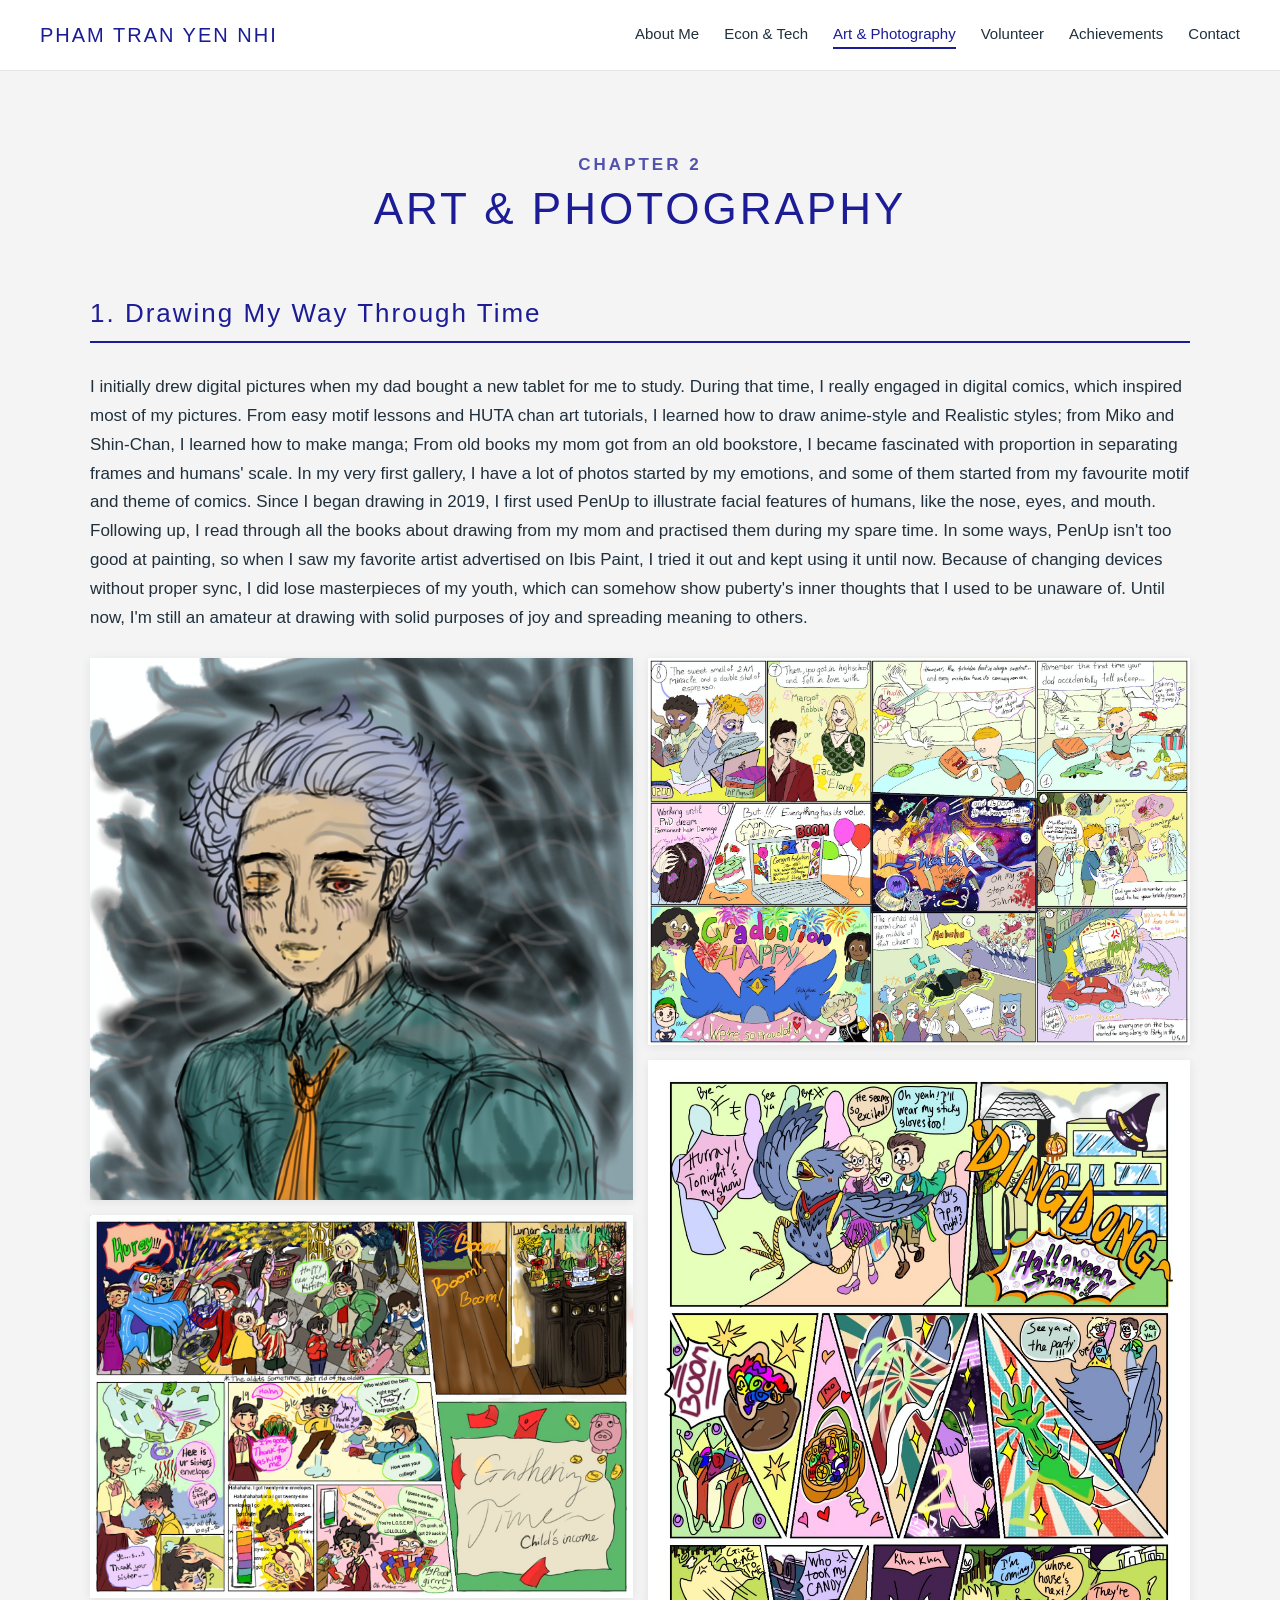
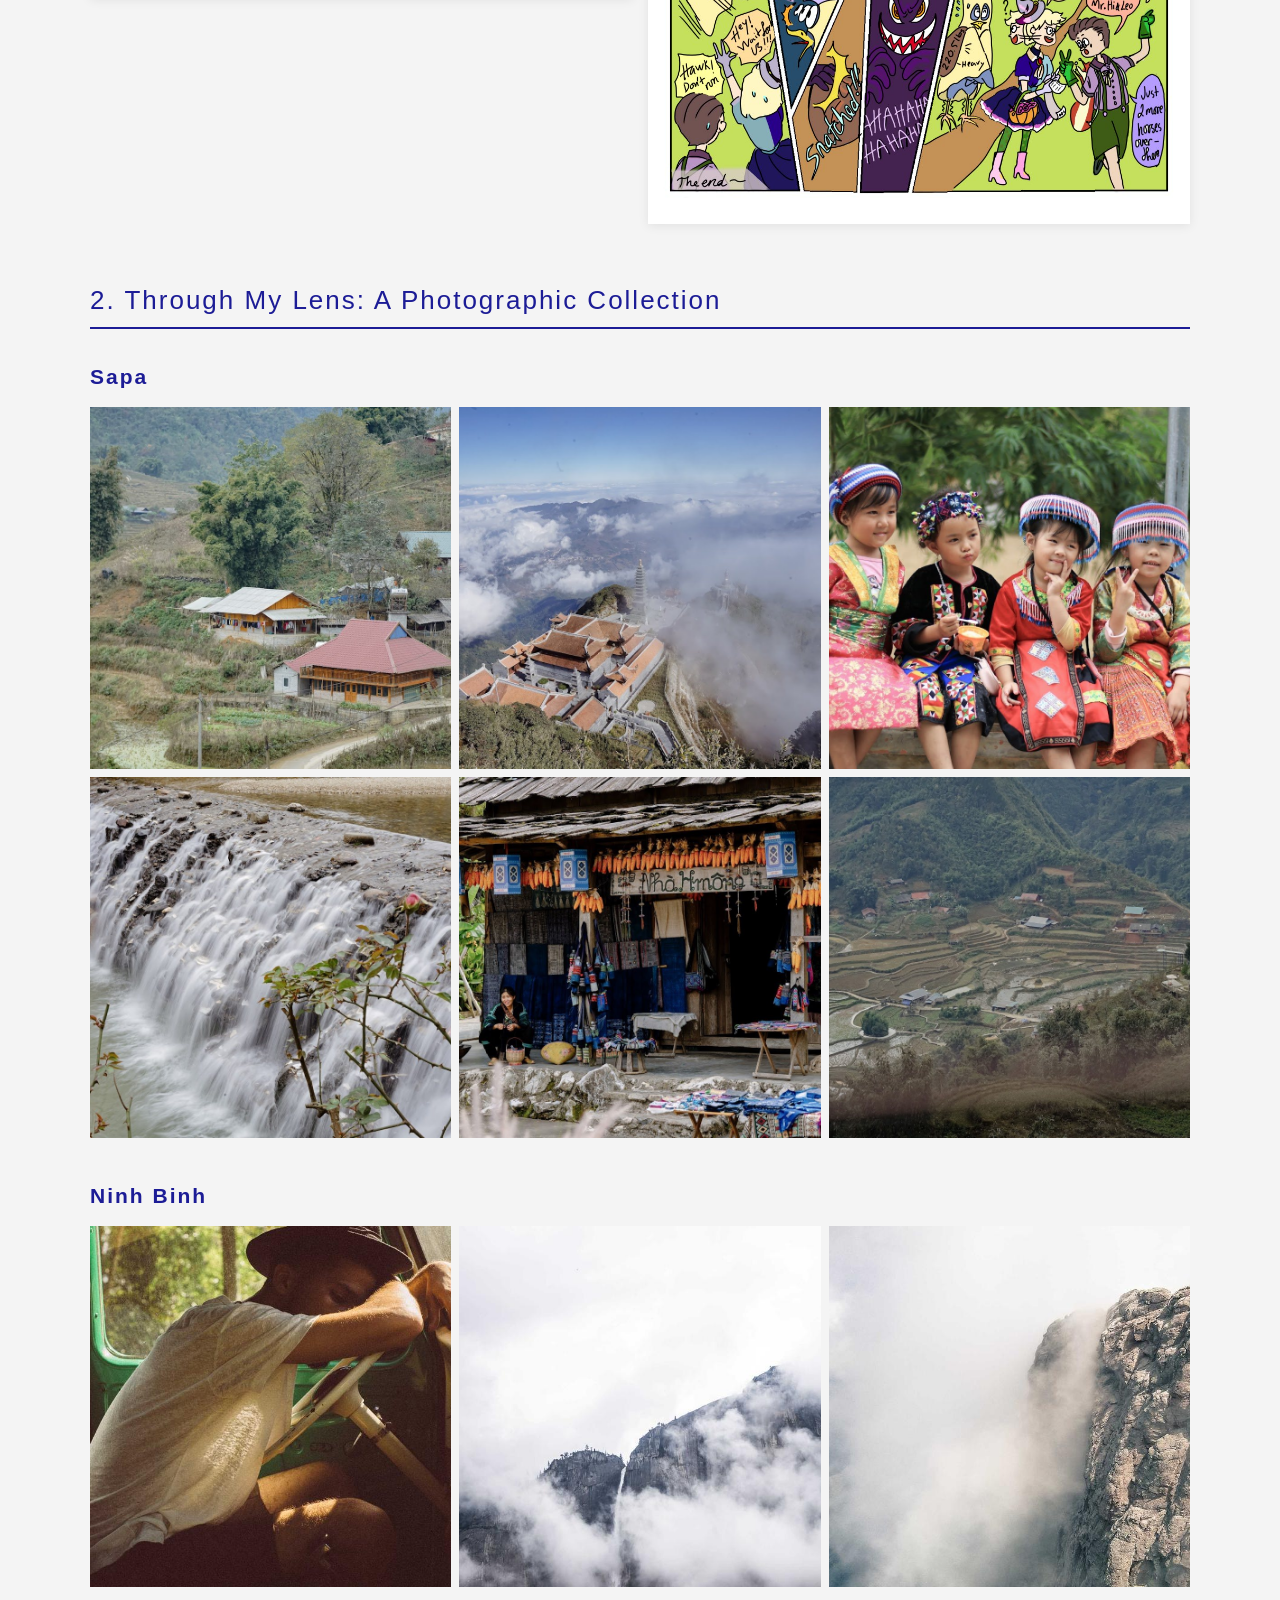
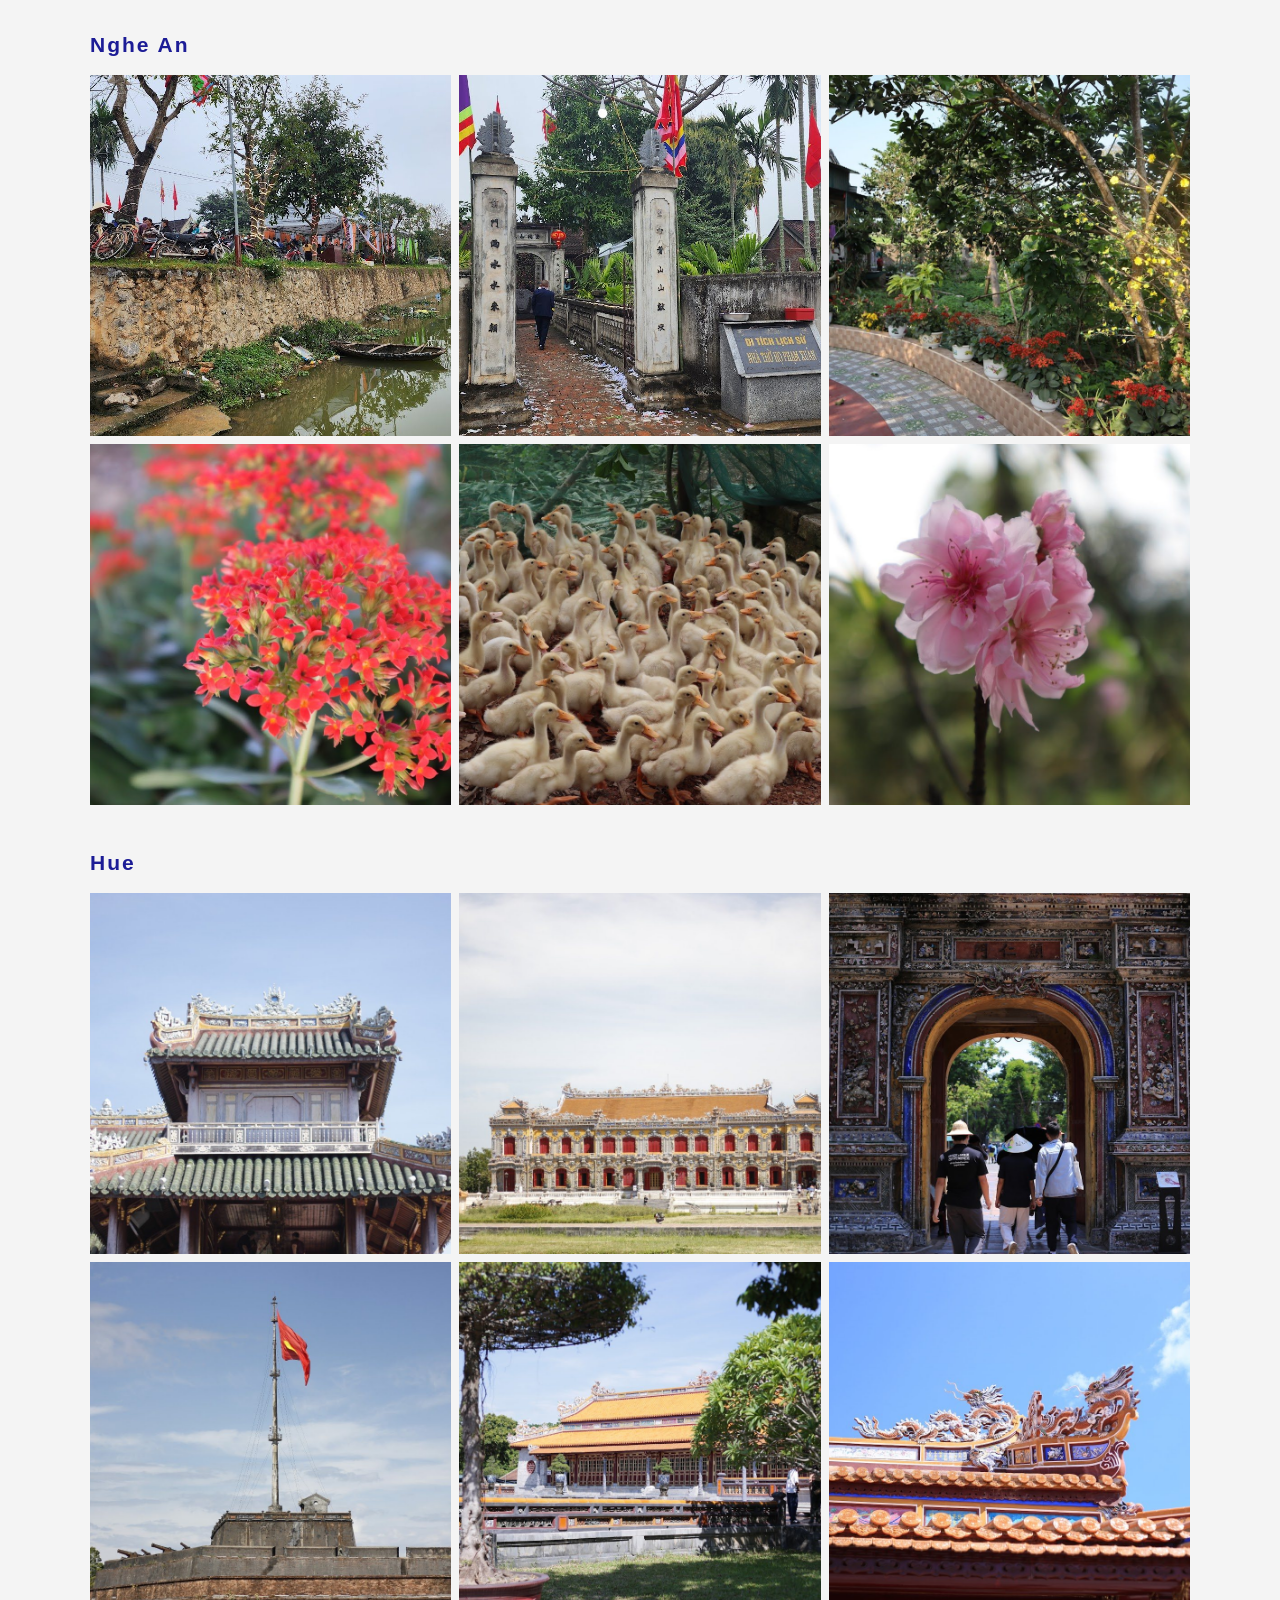
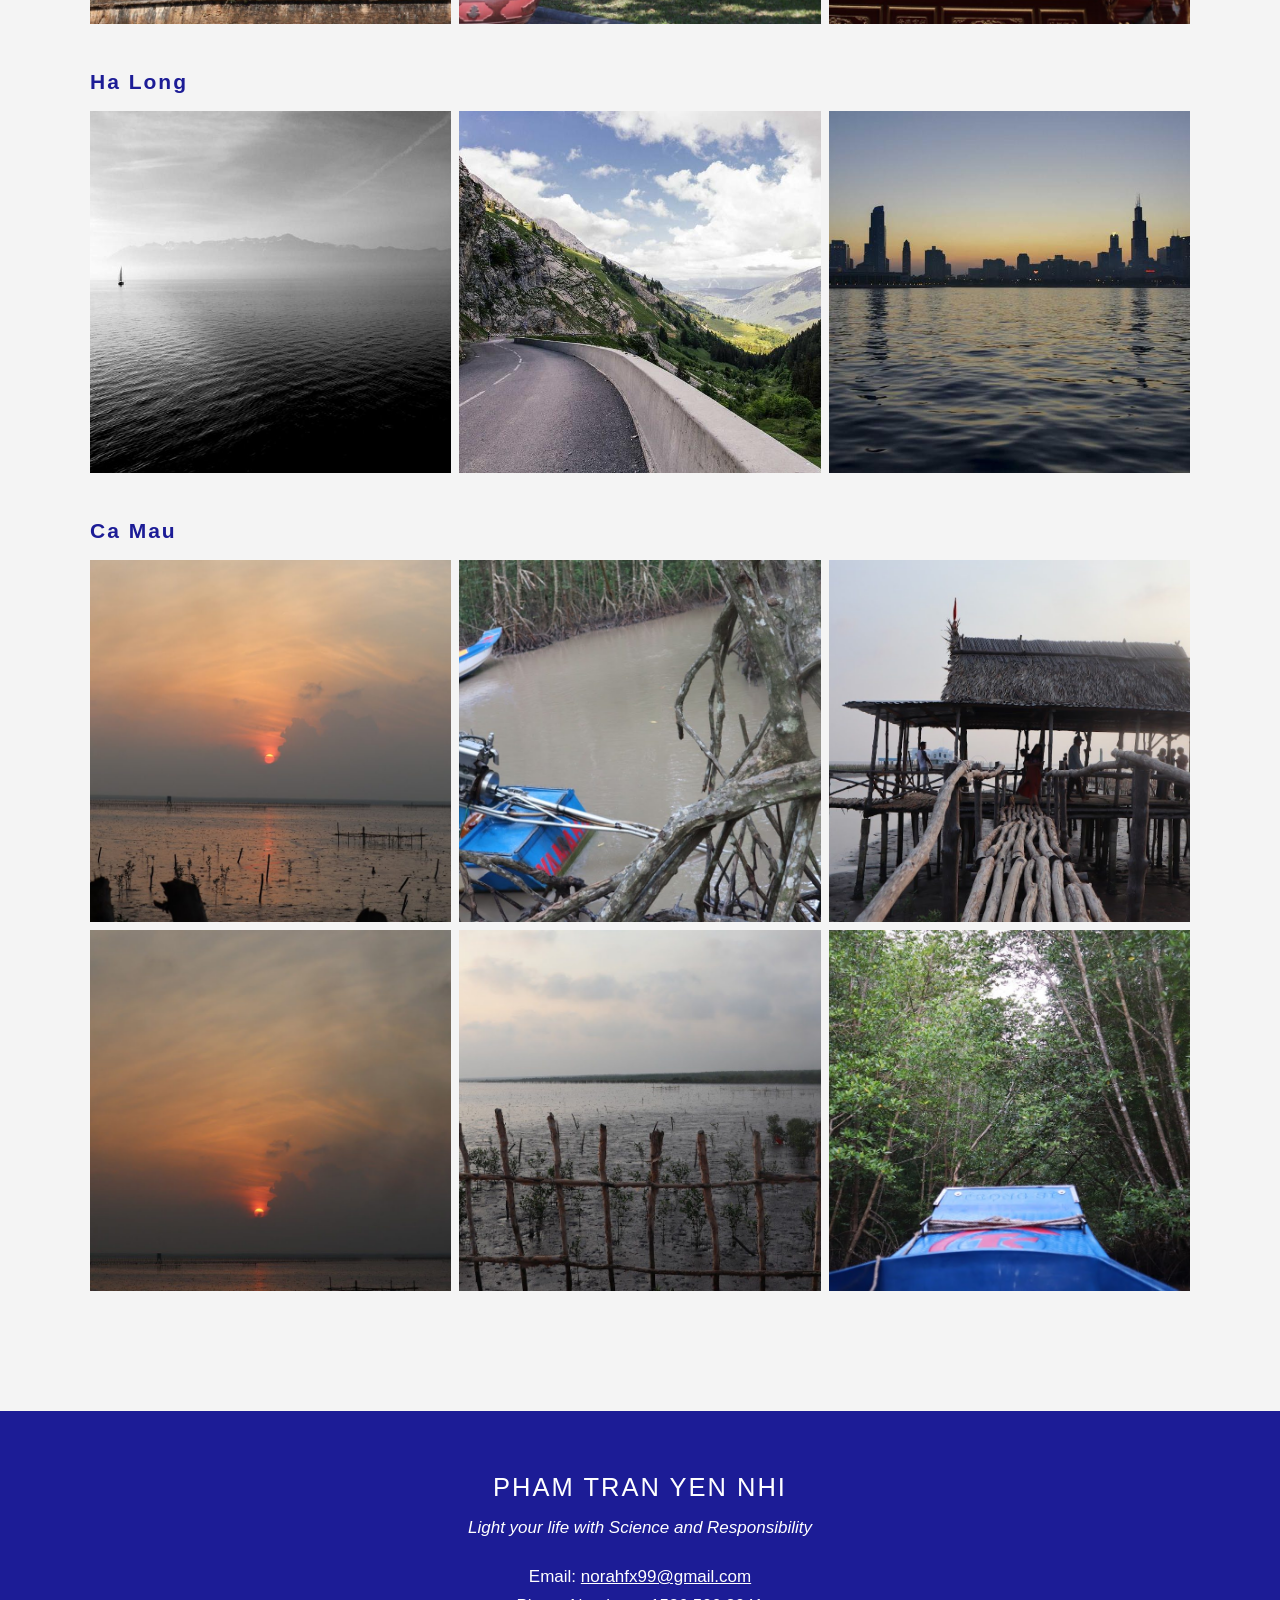
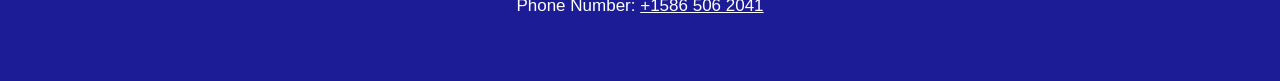
<file: art-photography.html>
<!DOCTYPE html>
<html lang="en">
<head>
    <meta charset="UTF-8">
    <meta name="viewport" content="width=device-width, initial-scale=1.0">
    <title>Art &amp; Photography | Pham Tran Yen Nhi</title>
    <link rel="stylesheet" href="style.css">
</head>
<body>

    <!-- ===== HEADER: tên + menu =====
         Header này giống nhau ở cả 5 trang. Sửa menu thì nhớ sửa cả 5 file.
         Class "active" đánh dấu trang đang xem. -->
    <header class="header">
        <a href="index.html" class="logo">PHAM TRAN YEN NHI</a>
        <nav class="menu">
            <a href="index.html">About Me</a>
            <a href="econ-tech.html">Econ &amp; Tech</a>
            <a href="art-photography.html" class="active">Art &amp; Photography</a>
            <a href="volunteer.html">Volunteer</a>
            <a href="achievements.html">Achievements</a>
            <a href="#contact">Contact</a>
        </nav>
    </header>

    <main>

        <!-- =====================================================
             CHAPTER 2: ART & PHOTOGRAPHY
             ===================================================== -->
        <section class="chapter chapter-gray" id="chapter-2">
            <div class="chapter-head">
                <span>CHAPTER 2</span>
                <h2>ART &amp; PHOTOGRAPHY</h2>
            </div>

            <!-- Hoạt động 1: tranh digital và truyện tranh Nhi vẽ.
                 Class "comics": 2 cột, ảnh hiện đủ không bị cắt để đọc được chữ trong truyện -->

            <div class="gallery-block">
                <h3 class="group-title">1. Drawing My Way Through Time</h3>
                <p>
                    I initially drew digital pictures when my dad bought a new tablet for me to study. During that time, I really engaged in digital comics, which inspired most of my pictures. From easy motif lessons and HUTA chan art tutorials, I learned how to draw anime-style and Realistic styles; from Miko and Shin-Chan, I learned how to make manga; From old books my mom got from an old bookstore, I became fascinated with proportion in separating frames and humans' scale. In my very first gallery, I have a lot of photos started by my emotions, and some of them started from my favourite motif and theme of comics. Since I began drawing in 2019, I first used PenUp to illustrate facial features of humans, like the nose, eyes, and mouth. Following up, I read through all the books about drawing from my mom and practised them during my spare time. In some ways, PenUp isn't too good at painting, so when I saw my favorite artist advertised on Ibis Paint, I tried it out and kept using it until now. Because of changing devices without proper sync, I did lose masterpieces of my youth, which can somehow show puberty's inner thoughts that I used to be unaware of. Until now, I'm still an amateur at drawing with solid purposes of joy and spreading meaning to others.
                </p>
                <div class="gallery comics">
                    <img src="images/art-digital-portrait.jpg" alt="Digital portrait drawn by Nhi">
                    <img src="images/art-comic-1.jpg" alt="Comic drawn by Nhi - page 1">
                    <img src="images/art-comic-2.jpg" alt="Comic drawn by Nhi - page 2">
                    <img src="images/art-comic-3.jpg" alt="Comic drawn by Nhi - page 3">
                </div>
            </div>

            <!-- Hoạt động 2: catalog ảnh, mỗi địa điểm 1 phần -->
            <div class="gallery-block">
                <h3 class="group-title">2. Through My Lens: A Photographic Collection</h3>
                <div class="catalog">

                <!-- Sapa -->
                <div class="catalog-item">
                    <h4>Sapa</h4>
                    <div class="photo-grid">
                        <img src="images/photo-sapa-1.jpg" alt="Sapa - photo 1">
                        <img src="images/photo-sapa-2.jpg" alt="Sapa - photo 2">
                        <img src="images/photo-sapa-3.jpg" alt="Sapa - photo 3">
                        <img src="images/photo-sapa-4.jpg" alt="Sapa - photo 4">
                        <img src="images/photo-sapa-5.jpg" alt="Sapa - photo 5">
                        <img src="images/photo-sapa-6.jpg" alt="Sapa - photo 6">
                    </div>
                </div>

                <!-- Ninh Bình -->
                <div class="catalog-item">
                    <h4>Ninh Binh</h4>  <!-- ảnh mẫu: thay bằng ảnh thật cùng tên file -->
                    <div class="photo-grid">
                        <img src="images/photo-ninh-binh-1.jpg" alt="Ninh Binh - photo 1">
                        <img src="images/photo-ninh-binh-2.jpg" alt="Ninh Binh - photo 2">
                        <img src="images/photo-ninh-binh-3.jpg" alt="Ninh Binh - photo 3">
                    </div>
                </div>

                <!-- Nghệ An -->
                <div class="catalog-item">
                    <h4>Nghe An</h4>
                    <div class="photo-grid">
                        <img src="images/photo-nghe-an-1.jpg" alt="Nghe An - photo 1">
                        <img src="images/photo-nghe-an-2.jpg" alt="Nghe An - photo 2">
                        <img src="images/photo-nghe-an-3.jpg" alt="Nghe An - photo 3">
                        <img src="images/photo-nghe-an-4.jpg" alt="Nghe An - photo 4">
                        <img src="images/photo-nghe-an-5.jpg" alt="Nghe An - photo 5">
                        <img src="images/photo-nghe-an-6.jpg" alt="Nghe An - photo 6">
                    </div>
                </div>

                <!-- Huế -->
                <div class="catalog-item">
                    <h4>Hue</h4>
                    <div class="photo-grid">
                        <img src="images/photo-hue-1.jpg" alt="Hue - photo 1">
                        <img src="images/photo-hue-2.jpg" alt="Hue - photo 2">
                        <img src="images/photo-hue-3.jpg" alt="Hue - photo 3">
                        <img src="images/photo-hue-4.jpg" alt="Hue - photo 4">
                        <img src="images/photo-hue-5.jpg" alt="Hue - photo 5">
                        <img src="images/photo-hue-6.jpg" alt="Hue - photo 6">
                    </div>
                </div>

                <!-- Hạ Long -->
                <div class="catalog-item">
                    <h4>Ha Long</h4>  <!-- ảnh mẫu: thay bằng ảnh thật cùng tên file -->
                    <div class="photo-grid">
                        <img src="images/photo-ha-long-1.jpg" alt="Ha Long - photo 1">
                        <img src="images/photo-ha-long-2.jpg" alt="Ha Long - photo 2">
                        <img src="images/photo-ha-long-3.jpg" alt="Ha Long - photo 3">
                    </div>
                </div>

                <!-- Cà Mau -->
                <div class="catalog-item">
                    <h4>Ca Mau</h4>
                    <div class="photo-grid">
                        <img src="images/photo-ca-mau-1.jpg" alt="Ca Mau - photo 1">
                        <img src="images/photo-ca-mau-2.jpg" alt="Ca Mau - photo 2">
                        <img src="images/photo-ca-mau-3.jpg" alt="Ca Mau - photo 3">
                        <img src="images/photo-ca-mau-4.jpg" alt="Ca Mau - photo 4">
                        <img src="images/photo-ca-mau-5.jpg" alt="Ca Mau - photo 5">
                        <img src="images/photo-ca-mau-6.jpg" alt="Ca Mau - photo 6">
                    </div>
                </div>
                </div>
            </div>
        </section>

    </main>

    <!-- ===== FOOTER: thông tin liên hệ ===== -->
    <footer class="footer" id="contact">
        <h2>PHAM TRAN YEN NHI</h2>
        <p class="slogan">Light your life with Science and Responsibility</p>
        <p>Email: <a href="mailto:norahfx99@gmail.com">norahfx99@gmail.com</a></p>
        <!-- href="tel:..." để bấm vào số là gọi được trên điện thoại -->
        <p>Phone Number: <a href="tel:+15865062041">+1586 506 2041</a></p>
    </footer>

</body>
</html>
</file>
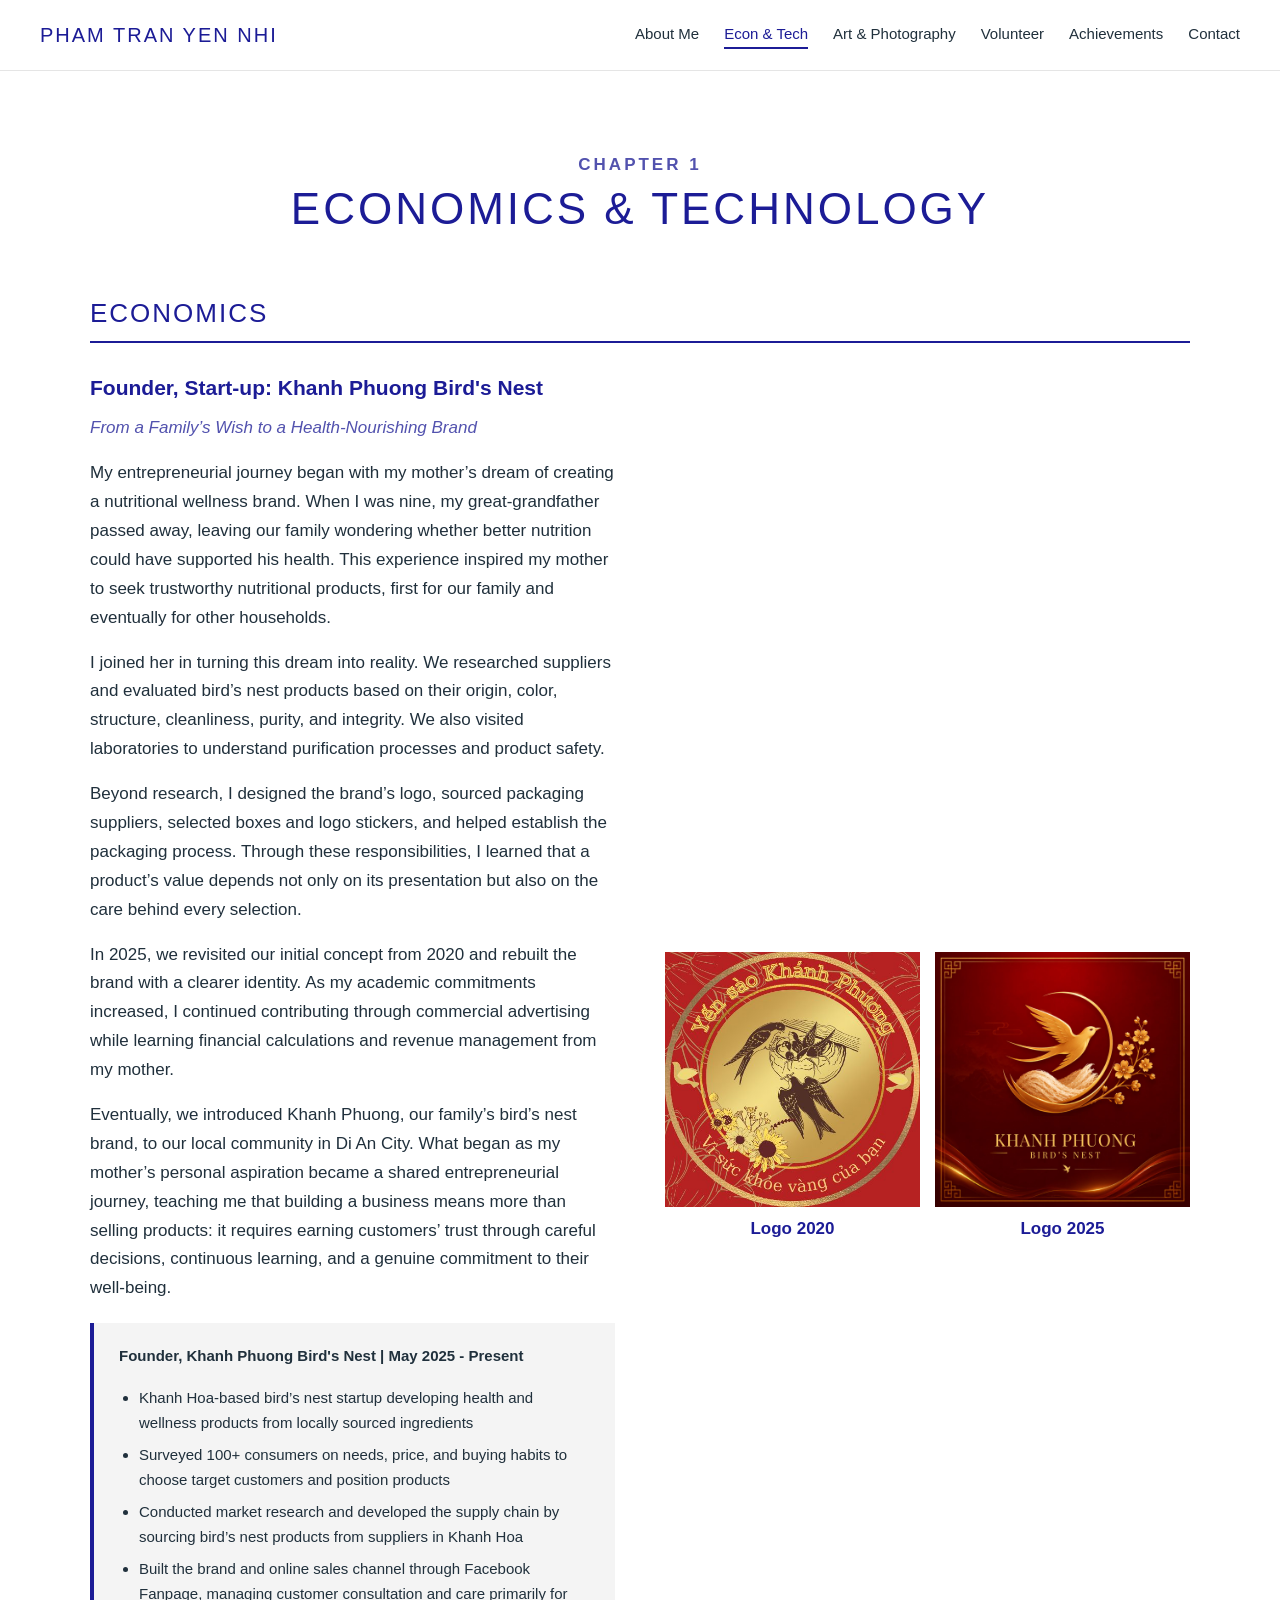
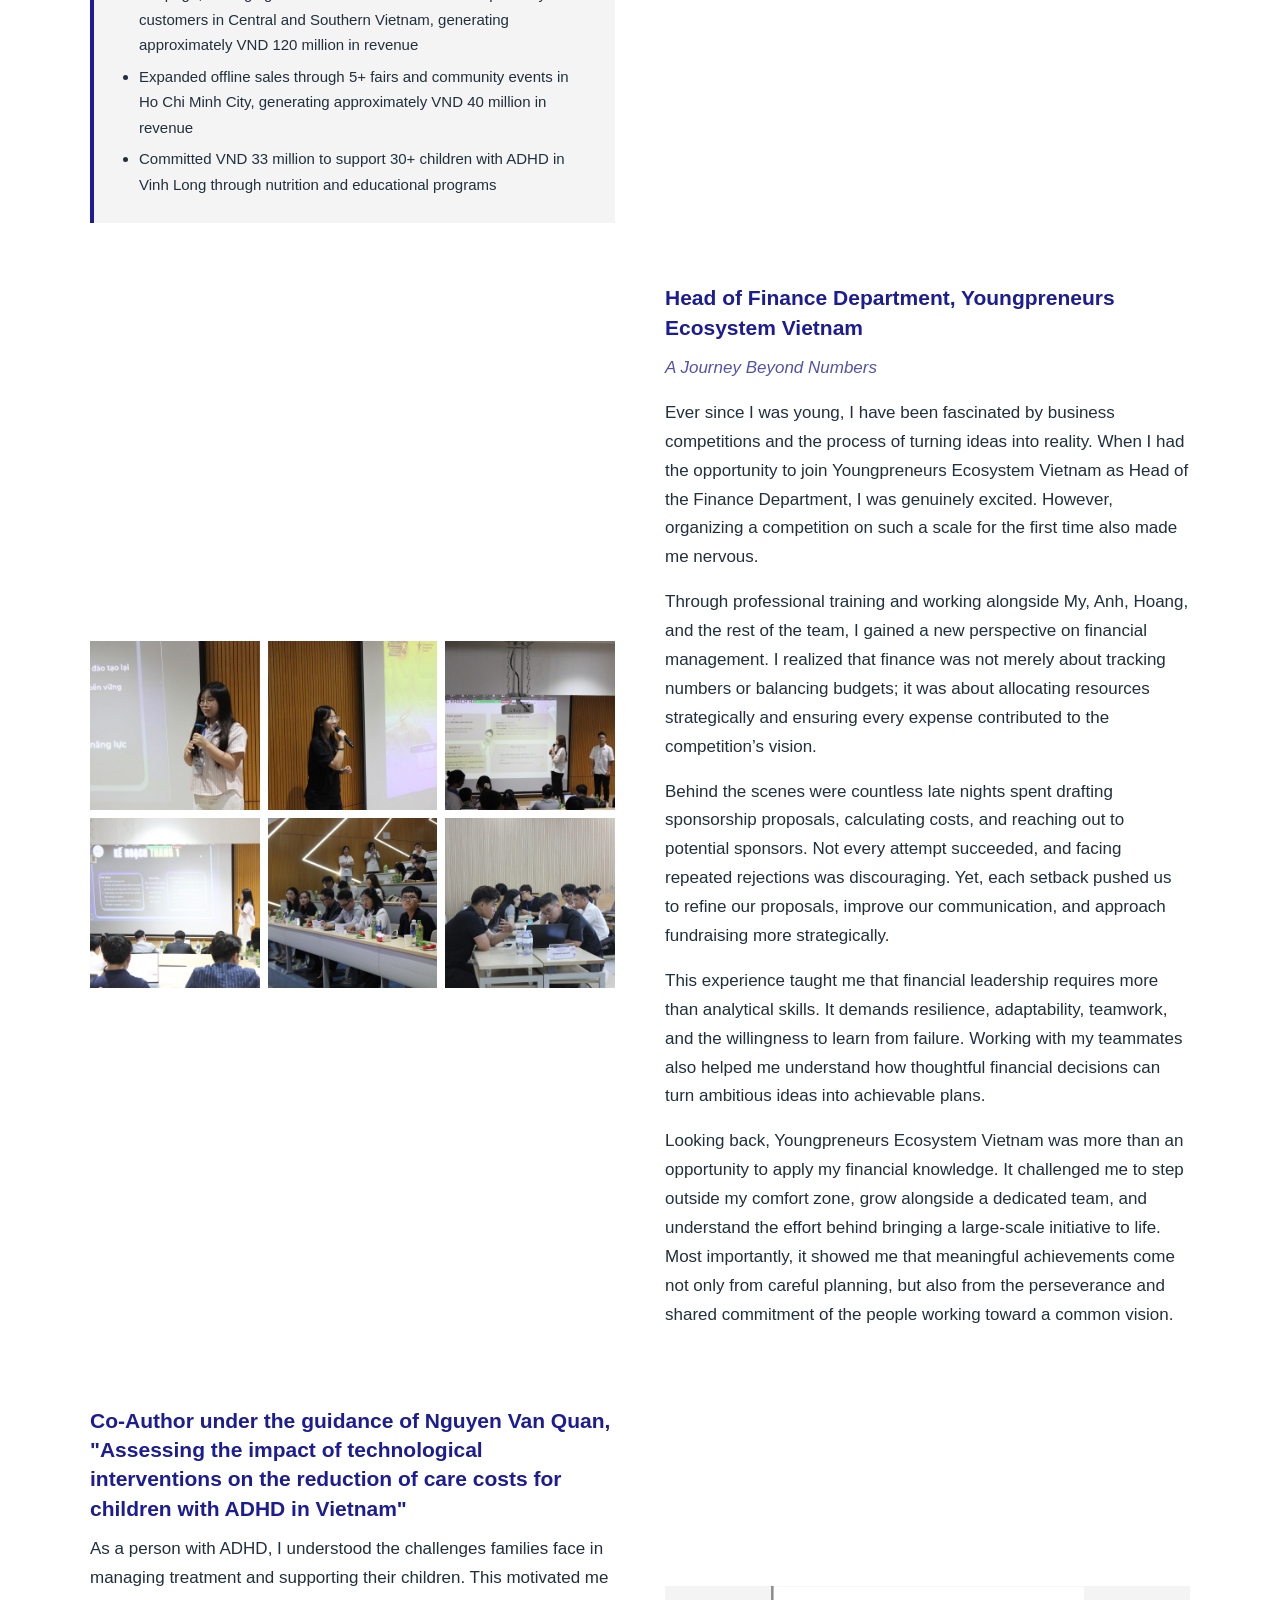
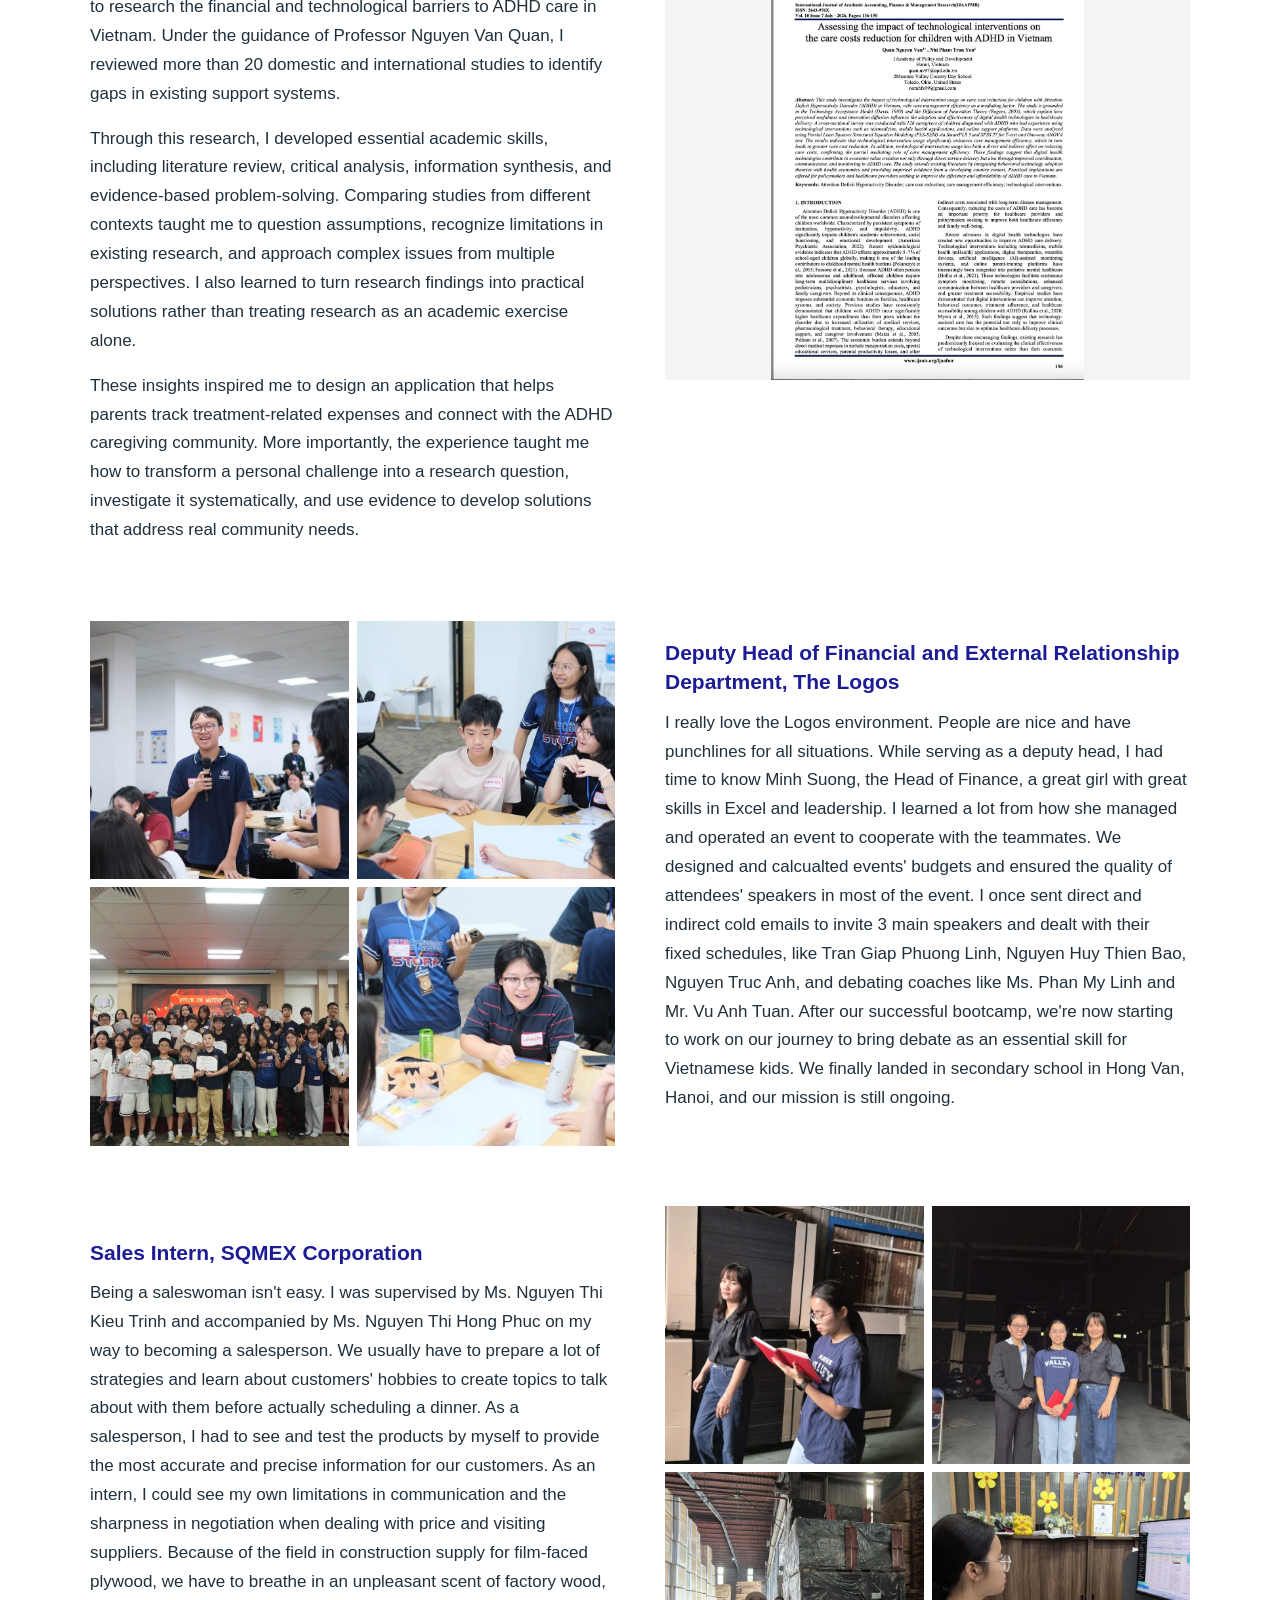
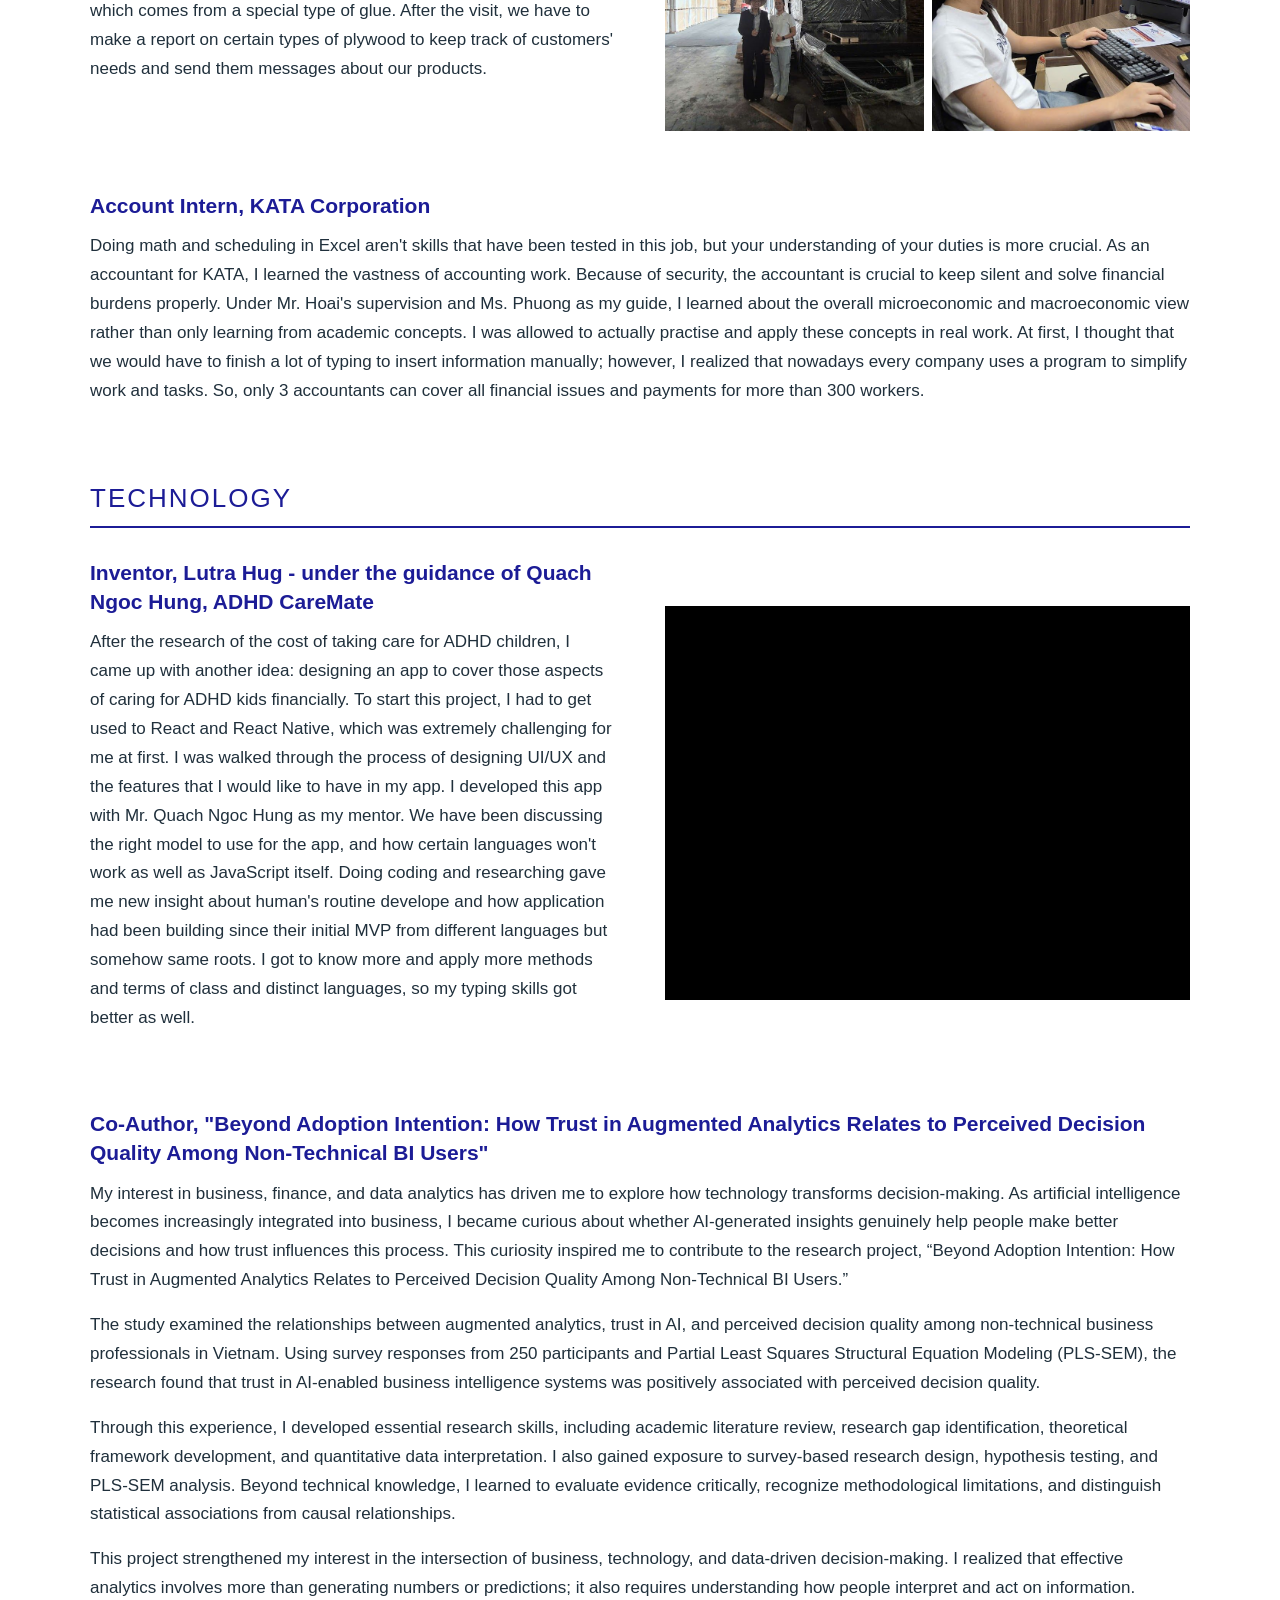
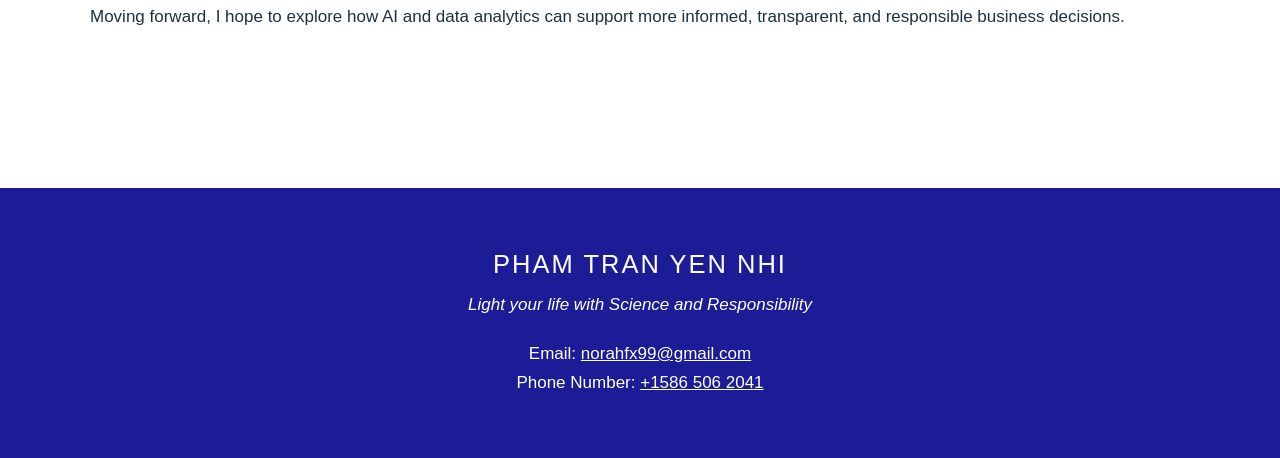
<file: econ-tech.html>
<!DOCTYPE html>
<html lang="en">
<head>
    <meta charset="UTF-8">
    <meta name="viewport" content="width=device-width, initial-scale=1.0">
    <title>Economics &amp; Technology | Pham Tran Yen Nhi</title>
    <link rel="stylesheet" href="style.css">
</head>
<body>

    <!-- ===== HEADER: tên + menu =====
         Header này giống nhau ở cả 5 trang. Sửa menu thì nhớ sửa cả 5 file.
         Class "active" đánh dấu trang đang xem. -->
    <header class="header">
        <a href="index.html" class="logo">PHAM TRAN YEN NHI</a>
        <nav class="menu">
            <a href="index.html">About Me</a>
            <a href="econ-tech.html" class="active">Econ &amp; Tech</a>
            <a href="art-photography.html">Art &amp; Photography</a>
            <a href="volunteer.html">Volunteer</a>
            <a href="achievements.html">Achievements</a>
            <a href="#contact">Contact</a>
        </nav>
    </header>

    <main>

        <!-- =====================================================
             CHAPTER 1: ECONOMICS & TECHNOLOGY
             Mỗi hoạt động gồm: tên (h4) + đoạn kể (p) + ảnh.
             Hoạt động chẵn thêm class "reverse" để ảnh đổi bên.
             ===================================================== -->
        <section class="chapter" id="chapter-1">
            <div class="chapter-head">
                <span>CHAPTER 1</span>
                <h2>ECONOMICS &amp; TECHNOLOGY</h2>
            </div>

            <h3 class="group-title">ECONOMICS</h3>

            <!-- Hoạt động 1: 2 logo đặt cạnh nhau để thấy sự thay đổi 2020 -> 2025 -->
            <div class="story-row activity">
                <div class="story-text">
                    <h4>Founder, Start-up: Khanh Phuong Bird's Nest</h4>
                    <p class="subtitle">From a Family’s Wish to a Health-Nourishing Brand</p>
                    <p>
                        My entrepreneurial journey began with my mother’s dream of creating a nutritional wellness brand. When I was nine, my great-grandfather passed away, leaving our family wondering whether better nutrition could have supported his health. This experience inspired my mother to seek trustworthy nutritional products, first for our family and eventually for other households.
                    </p>
                    <p>
                        I joined her in turning this dream into reality. We researched suppliers and evaluated bird’s nest products based on their origin, color, structure, cleanliness, purity, and integrity. We also visited laboratories to understand purification processes and product safety.
                    </p>
                    <p>
                        Beyond research, I designed the brand’s logo, sourced packaging suppliers, selected boxes and logo stickers, and helped establish the packaging process. Through these responsibilities, I learned that a product’s value depends not only on its presentation but also on the care behind every selection.
                    </p>
                    <p>
                        In 2025, we revisited our initial concept from 2020 and rebuilt the brand with a clearer identity. As my academic commitments increased, I continued contributing through commercial advertising while learning financial calculations and revenue management from my mother.
                    </p>
                    <p>
                        Eventually, we introduced Khanh Phuong, our family’s bird’s nest brand, to our local community in Di An City. What began as my mother’s personal aspiration became a shared entrepreneurial journey, teaching me that building a business means more than selling products: it requires earning customers’ trust through careful decisions, continuous learning, and a genuine commitment to their well-being.
                    </p>
                    <!-- Tóm tắt kiểu CV -->
                    <div class="highlights">
                        <p><strong>Founder, Khanh Phuong Bird's Nest | May 2025 - Present</strong></p>
                        <ul>
                        <li>Khanh Hoa-based bird’s nest startup developing health and wellness products from locally sourced ingredients</li>
                        <li>Surveyed 100+ consumers on needs, price, and buying habits to choose target customers and position products</li>
                        <li>Conducted market research and developed the supply chain by sourcing bird’s nest products from suppliers in Khanh Hoa</li>
                        <li>Built the brand and online sales channel through Facebook Fanpage, managing customer consultation and care primarily for customers in Central and Southern Vietnam, generating approximately VND 120 million in revenue</li>
                        <li>Expanded offline sales through 5+ fairs and community events in Ho Chi Minh City, generating approximately VND 40 million in revenue</li>
                        <li>Committed VND 33 million to support 30+ children with ADHD in Vinh Long through nutrition and educational programs</li>
                        </ul>
                    </div>
                </div>
                <div class="logo-compare">
                    <figure>
                        <img src="images/econ-khanh-phuong-logo-2020.jpg" alt="Khanh Phuong logo 2020" class="fit-contain">
                        <figcaption>Logo 2020</figcaption>
                    </figure>
                    <figure>
                        <img src="images/econ-khanh-phuong-logo-2025.jpg" alt="Khanh Phuong logo 2025" class="fit-contain">
                        <figcaption>Logo 2025</figcaption>
                    </figure>
                </div>
            </div>

            <!-- Hoạt động 2 -->
            <div class="story-row activity reverse">
                <div class="story-text">
                    <h4>Head of Finance Department, Youngpreneurs Ecosystem Vietnam</h4>
                    <p class="subtitle">A Journey Beyond Numbers</p>
                    <p>
                        Ever since I was young, I have been fascinated by business competitions and the process of turning ideas into reality. When I had the opportunity to join Youngpreneurs Ecosystem Vietnam as Head of the Finance Department, I was genuinely excited. However, organizing a competition on such a scale for the first time also made me nervous.
                    </p>
                    <p>
                        Through professional training and working alongside My, Anh, Hoang, and the rest of the team, I gained a new perspective on financial management. I realized that finance was not merely about tracking numbers or balancing budgets; it was about allocating resources strategically and ensuring every expense contributed to the competition’s vision.
                    </p>
                    <p>
                        Behind the scenes were countless late nights spent drafting sponsorship proposals, calculating costs, and reaching out to potential sponsors. Not every attempt succeeded, and facing repeated rejections was discouraging. Yet, each setback pushed us to refine our proposals, improve our communication, and approach fundraising more strategically.
                    </p>
                    <p>
                        This experience taught me that financial leadership requires more than analytical skills. It demands resilience, adaptability, teamwork, and the willingness to learn from failure. Working with my teammates also helped me understand how thoughtful financial decisions can turn ambitious ideas into achievable plans.
                    </p>
                    <p>
                        Looking back, Youngpreneurs Ecosystem Vietnam was more than an opportunity to apply my financial knowledge. It challenged me to step outside my comfort zone, grow alongside a dedicated team, and understand the effort behind bringing a large-scale initiative to life. Most importantly, it showed me that meaningful achievements come not only from careful planning, but also from the perseverance and shared commitment of the people working toward a common vision.
                    </p>
                </div>
                <div class="photo-grid">
                    <img src="images/econ-youngpreneurs-1.jpg" alt="Youngpreneurs Ecosystem Vietnam - photo 1">
                    <img src="images/econ-youngpreneurs-2.jpg" alt="Youngpreneurs Ecosystem Vietnam - photo 2">
                    <img src="images/econ-youngpreneurs-3.jpg" alt="Youngpreneurs Ecosystem Vietnam - photo 3">
                    <img src="images/econ-youngpreneurs-4.jpg" alt="Youngpreneurs Ecosystem Vietnam - photo 4">
                    <img src="images/econ-youngpreneurs-5.jpg" alt="Youngpreneurs Ecosystem Vietnam - photo 5">
                    <img src="images/econ-youngpreneurs-6.jpg" alt="Youngpreneurs Ecosystem Vietnam - photo 6">
                </div>
            </div>

            <!-- Hoạt động 3 -->
            <div class="story-row activity">
                <div class="story-text">
                    <h4>Co-Author under the guidance of Nguyen Van Quan, "Assessing the impact of technological interventions on the reduction of care costs for children with ADHD in Vietnam"</h4>
                    <p>
                        As a person with ADHD, I understood the challenges families face in managing treatment and supporting their children. This motivated me to research the financial and technological barriers to ADHD care in Vietnam. Under the guidance of Professor Nguyen Van Quan, I reviewed more than 20 domestic and international studies to identify gaps in existing support systems.
                    </p>
                    <p>
                        Through this research, I developed essential academic skills, including literature review, critical analysis, information synthesis, and evidence-based problem-solving. Comparing studies from different contexts taught me to question assumptions, recognize limitations in existing research, and approach complex issues from multiple perspectives. I also learned to turn research findings into practical solutions rather than treating research as an academic exercise alone.
                    </p>
                    <p>
                        These insights inspired me to design an application that helps parents track treatment-related expenses and connect with the ADHD caregiving community. More importantly, the experience taught me how to transform a personal challenge into a research question, investigate it systematically, and use evidence to develop solutions that address real community needs.
                    </p>
                </div>
                <img src="images/econ-research-adhd-paper.jpg" alt="Research paper on the cost of care for children with ADHD" class="fit-contain fit-top">
            </div>

            <!-- Hoạt động 4 -->
            <div class="story-row activity reverse">
                <div class="story-text">
                    <h4>Deputy Head of Financial and External Relationship Department, The Logos</h4>
                    <p>
                        I really love the Logos environment. People are nice and have punchlines for all situations. While serving as a deputy head, I had time to know Minh Suong, the Head of Finance, a great girl with great skills in Excel and leadership. I learned a lot from how she managed and operated an event to cooperate with the teammates. We designed and calcualted events' budgets and ensured the quality of attendees' speakers in most of the event. I once sent direct and indirect cold emails to invite 3 main speakers and dealt with their fixed schedules, like Tran Giap Phuong Linh, Nguyen Huy Thien Bao, Nguyen Truc Anh, and debating coaches like Ms. Phan My Linh and Mr. Vu Anh Tuan. After our successful bootcamp, we're now starting to work on our journey to bring debate as an essential skill for Vietnamese kids. We finally landed in secondary school in Hong Van, Hanoi, and our mission is still ongoing.
                    </p>
                </div>
                <div class="photo-grid two">
                    <img src="images/econ-the-logos-1.jpg" alt="The Logos - photo 1">
                    <img src="images/econ-the-logos-2.jpg" alt="The Logos - photo 2">
                    <img src="images/econ-the-logos-3.jpg" alt="The Logos - photo 3">
                    <img src="images/econ-the-logos-4.jpg" alt="The Logos - photo 4">
                </div>
            </div>

            <!-- Hoạt động 5 -->
            <div class="story-row activity">
                <div class="story-text">
                    <h4>Sales Intern, SQMEX Corporation</h4>
                    <p>
                        Being a saleswoman isn't easy. I was supervised by Ms. Nguyen Thi Kieu Trinh and accompanied by Ms. Nguyen Thi Hong Phuc on my way to becoming a salesperson. We usually have to prepare a lot of strategies and learn about customers' hobbies to create topics to talk about with them before actually scheduling a dinner. As a salesperson, I had to see and test the products by myself to provide the most accurate and precise information for our customers. As an intern, I could see my own limitations in communication and the sharpness in negotiation when dealing with price and visiting suppliers. Because of the field in construction supply for film-faced plywood, we have to breathe in an unpleasant scent of factory wood, which comes from a special type of glue. After the visit, we have to make a report on certain types of plywood to keep track of customers' needs and send them messages about our products.
                    </p>
                </div>
                <div class="photo-grid two">
                    <img src="images/econ-sqmex-1.jpg" alt="Internship at SQMEX - photo 1">
                    <img src="images/econ-sqmex-2.jpg" alt="Internship at SQMEX - photo 2">
                    <img src="images/econ-sqmex-3.jpg" alt="Internship at SQMEX - photo 3">
                    <img src="images/econ-sqmex-4.jpg" alt="Internship at SQMEX - photo 4">
                </div>
            </div>

            <!-- Hoạt động 6: chưa có ảnh nên chữ chiếm cả hàng.
                 Có ảnh thì thêm 1 thẻ img ngay sau khối story-text (giống các hoạt động khác) -->
            <div class="story-row activity">
                <div class="story-text">
                    <h4>Account Intern, KATA Corporation</h4>
                    <p>
                        Doing math and scheduling in Excel aren't skills that have been tested in this job, but your understanding of your duties is more crucial. As an accountant for KATA, I learned the vastness of accounting work. Because of security, the accountant is crucial to keep silent and solve financial burdens properly. Under Mr. Hoai's supervision and Ms. Phuong as my guide, I learned about the overall microeconomic and macroeconomic view rather than only learning from academic concepts. I was allowed to actually practise and apply these concepts in real work. At first, I thought that we would have to finish a lot of typing to insert information manually; however, I realized that nowadays every company uses a program to simplify work and tasks. So, only 3 accountants can cover all financial issues and payments for more than 300 workers.
                    </p>
                </div>
            </div>

            <h3 class="group-title">TECHNOLOGY</h3>

            <!-- Hoạt động 1: video thay cho ảnh -->
            <div class="story-row activity">
                <div class="story-text">
                    <h4>Inventor, Lutra Hug - under the guidance of Quach Ngoc Hung, ADHD CareMate</h4>
                    <p>
                        After the research of the cost of taking care for ADHD children, I came up with another idea: designing an app to cover those aspects of caring for ADHD kids financially. To start this project, I had to get used to React and React Native, which was extremely challenging for me at first. I was walked through the process of designing UI/UX and the features that I would like to have in my app. I developed this app with Mr. Quach Ngoc Hung as my mentor. We have been discussing the right model to use for the app, and how certain languages won't work as well as JavaScript itself. Doing coding and researching gave me new insight about human's routine develope and how application had been building since their initial MVP from different languages but somehow same roots. I got to know more and apply more methods and terms of class and distinct languages, so my typing skills got better as well.
                    </p>
                </div>
                <!-- Video từ Google Drive. Đổi video: thay mã file trong link /file/d/.../preview -->
                <iframe class="video-frame" src="https://drive.google.com/file/d/1Td1XPBOF_NK8M8mSdo3cCjaxQq6s4aVn/preview" title="Video demo app Lutra Hug" allow="autoplay" allowfullscreen></iframe>
            </div>

            <!-- Hoạt động 2: thư mục ảnh trên Drive đang để riêng tư nên chưa có ảnh -->
            <div class="story-row activity">
                <div class="story-text">
                    <h4>Co-Author, "Beyond Adoption Intention: How Trust in Augmented Analytics Relates to Perceived Decision Quality Among Non-Technical BI Users"</h4>
                    <p>
                        My interest in business, finance, and data analytics has driven me to explore how technology transforms decision-making. As artificial intelligence becomes increasingly integrated into business, I became curious about whether AI-generated insights genuinely help people make better decisions and how trust influences this process. This curiosity inspired me to contribute to the research project, “Beyond Adoption Intention: How Trust in Augmented Analytics Relates to Perceived Decision Quality Among Non-Technical BI Users.”
                    </p>
                    <p>
                        The study examined the relationships between augmented analytics, trust in AI, and perceived decision quality among non-technical business professionals in Vietnam. Using survey responses from 250 participants and Partial Least Squares Structural Equation Modeling (PLS-SEM), the research found that trust in AI-enabled business intelligence systems was positively associated with perceived decision quality.
                    </p>
                    <p>
                        Through this experience, I developed essential research skills, including academic literature review, research gap identification, theoretical framework development, and quantitative data interpretation. I also gained exposure to survey-based research design, hypothesis testing, and PLS-SEM analysis. Beyond technical knowledge, I learned to evaluate evidence critically, recognize methodological limitations, and distinguish statistical associations from causal relationships.
                    </p>
                    <p>
                        This project strengthened my interest in the intersection of business, technology, and data-driven decision-making. I realized that effective analytics involves more than generating numbers or predictions; it also requires understanding how people interpret and act on information. Moving forward, I hope to explore how AI and data analytics can support more informed, transparent, and responsible business decisions.
                    </p>
                </div>
            </div>
        </section>

    </main>

    <!-- ===== FOOTER: thông tin liên hệ ===== -->
    <footer class="footer" id="contact">
        <h2>PHAM TRAN YEN NHI</h2>
        <p class="slogan">Light your life with Science and Responsibility</p>
        <p>Email: <a href="mailto:norahfx99@gmail.com">norahfx99@gmail.com</a></p>
        <!-- href="tel:..." để bấm vào số là gọi được trên điện thoại -->
        <p>Phone Number: <a href="tel:+15865062041">+1586 506 2041</a></p>
    </footer>

</body>
</html>
</file>
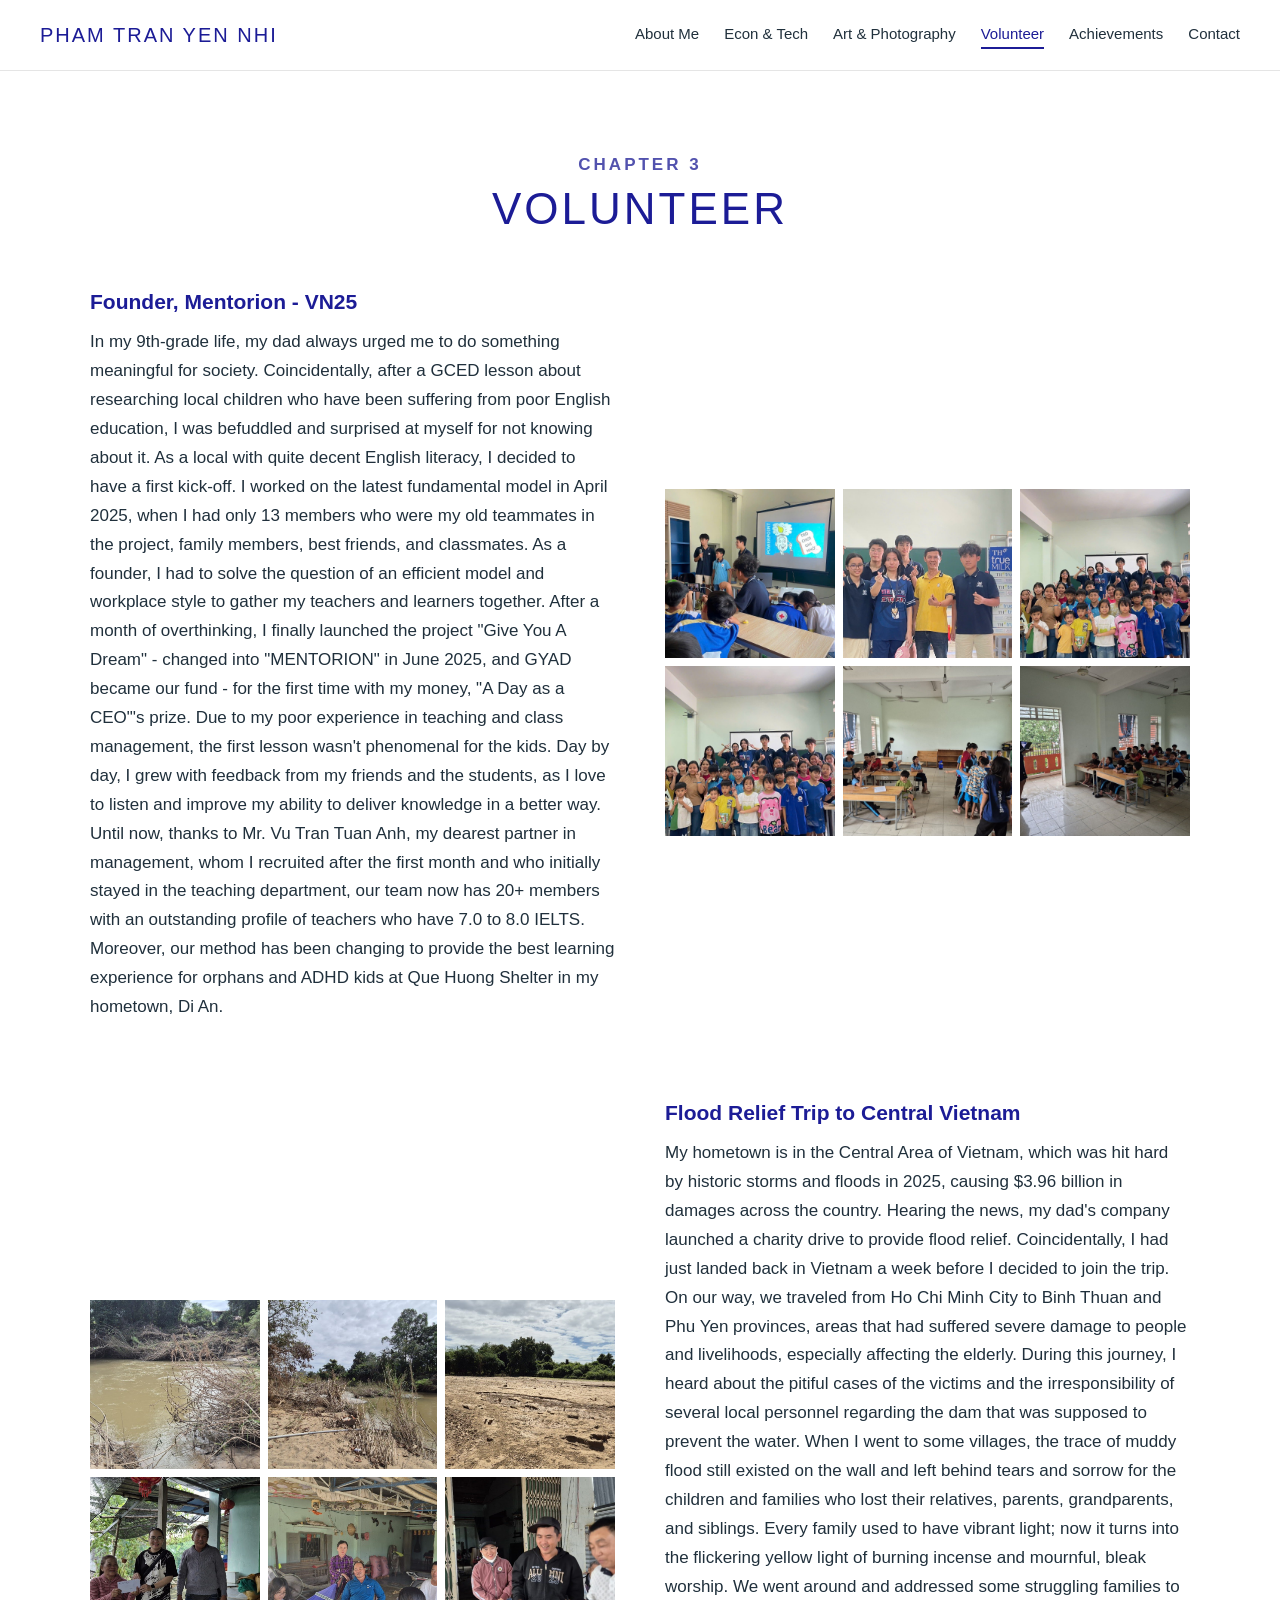
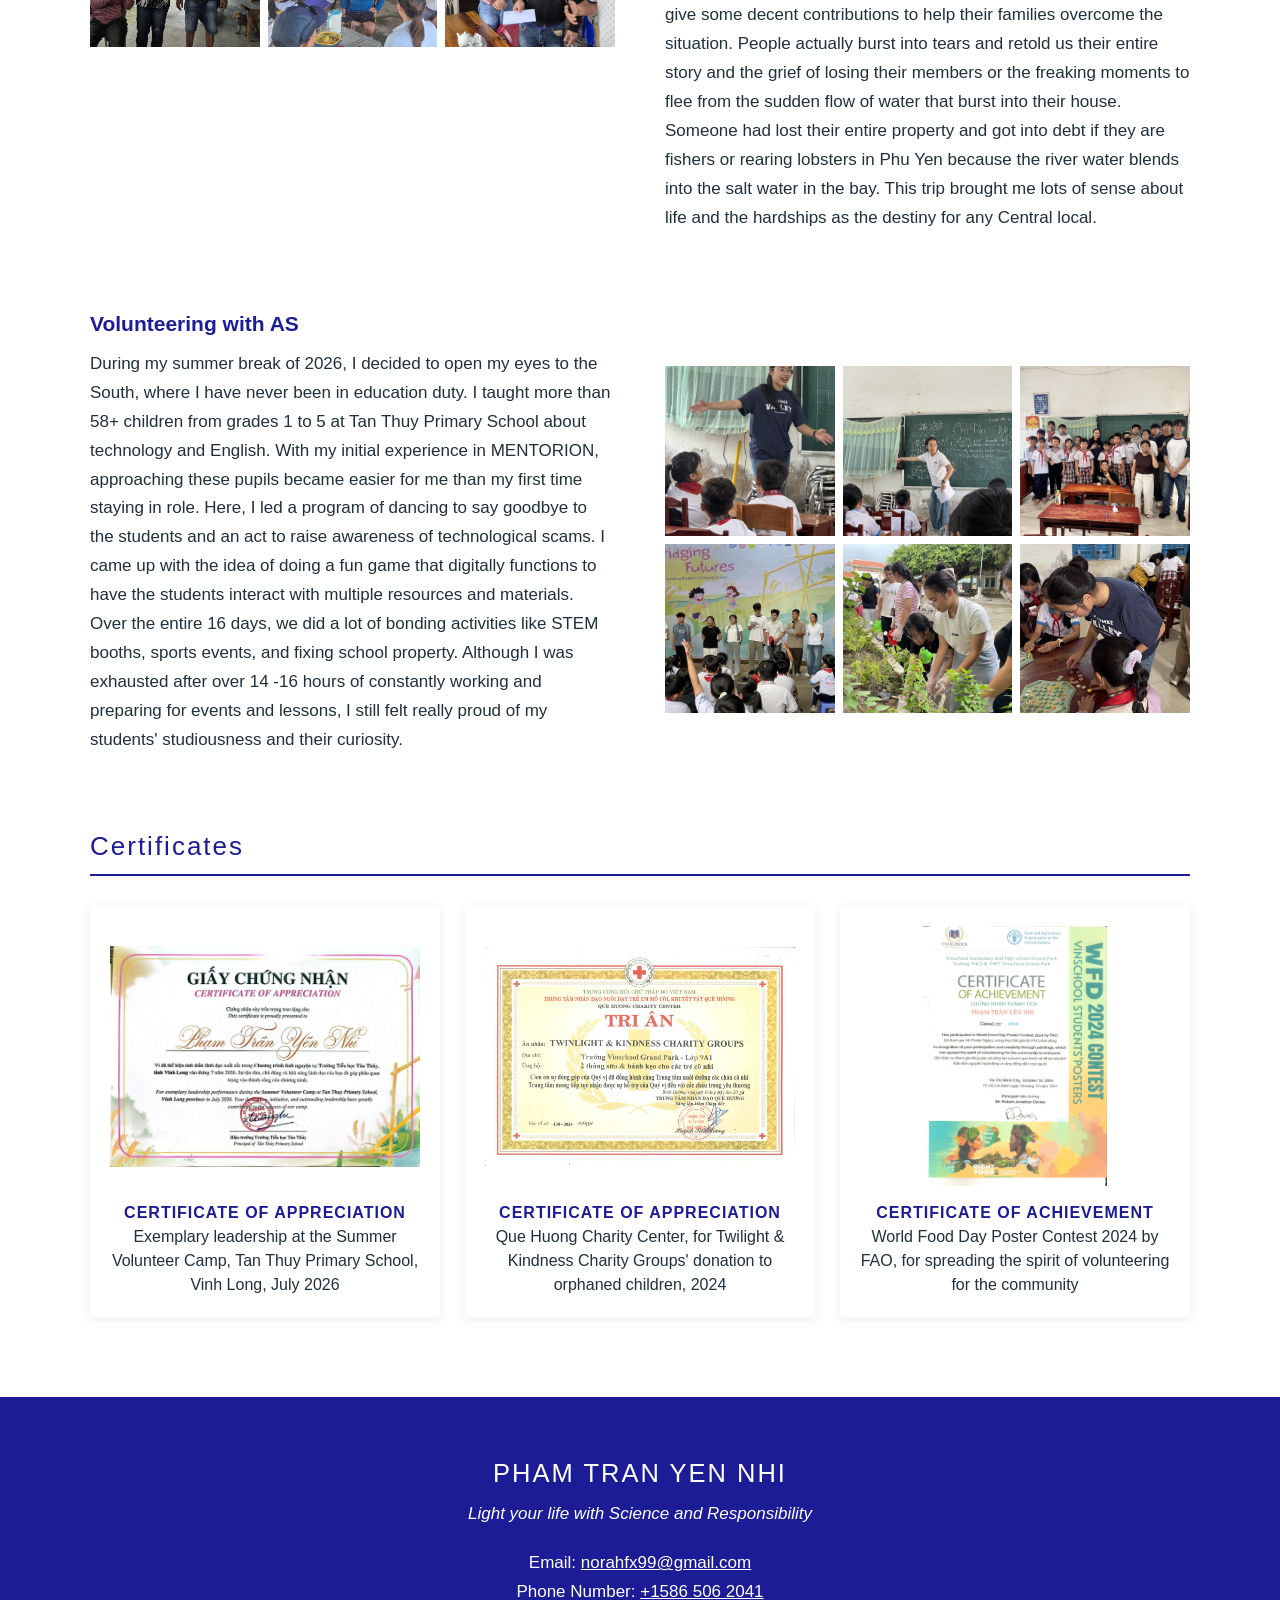
<file: volunteer.html>
<!DOCTYPE html>
<html lang="en">
<head>
    <meta charset="UTF-8">
    <meta name="viewport" content="width=device-width, initial-scale=1.0">
    <title>Volunteer | Pham Tran Yen Nhi</title>
    <link rel="stylesheet" href="style.css">
</head>
<body>

    <!-- ===== HEADER: tên + menu =====
         Header này giống nhau ở cả 5 trang. Sửa menu thì nhớ sửa cả 5 file.
         Class "active" đánh dấu trang đang xem. -->
    <header class="header">
        <a href="index.html" class="logo">PHAM TRAN YEN NHI</a>
        <nav class="menu">
            <a href="index.html">About Me</a>
            <a href="econ-tech.html">Econ &amp; Tech</a>
            <a href="art-photography.html">Art &amp; Photography</a>
            <a href="volunteer.html" class="active">Volunteer</a>
            <a href="achievements.html">Achievements</a>
            <a href="#contact">Contact</a>
        </nav>
    </header>

    <main>

        <!-- =====================================================
             CHAPTER 3: VOLUNTEER
             Mỗi hoạt động: một bên chữ, một bên cụm 6 ảnh (photo-grid)
             ===================================================== -->
        <section class="chapter" id="chapter-3">
            <div class="chapter-head">
                <span>CHAPTER 3</span>
                <h2>VOLUNTEER</h2>
            </div>

            <!-- Hoạt động 1 -->
            <div class="story-row activity">
                <div class="story-text">
                    <h4>Founder, Mentorion - VN25</h4>
                    <p>
                        In my 9th-grade life, my dad always urged me to do something meaningful for society. Coincidentally, after a GCED lesson about researching local children who have been suffering from poor English education, I was befuddled and surprised at myself for not knowing about it. As a local with quite decent English literacy, I decided to have a first kick-off. I worked on the latest fundamental model in April 2025, when I had only 13 members who were my old teammates in the project, family members, best friends, and classmates. As a founder, I had to solve the question of an efficient model and workplace style to gather my teachers and learners together. After a month of overthinking, I finally launched the project "Give You A Dream" - changed into "MENTORION" in June 2025, and GYAD became our fund - for the first time with my money, "A Day as a CEO"'s prize. Due to my poor experience in teaching and class management, the first lesson wasn't phenomenal for the kids. Day by day, I grew with feedback from my friends and the students, as I love to listen and improve my ability to deliver knowledge in a better way. Until now, thanks to Mr. Vu Tran Tuan Anh, my dearest partner in management, whom I recruited after the first month and who initially stayed in the teaching department, our team now has 20+ members with an outstanding profile of teachers who have 7.0 to 8.0 IELTS. Moreover, our method has been changing to provide the best learning experience for orphans and ADHD kids at Que Huong Shelter in my hometown, Di An.
                    </p>
                </div>
                <div class="photo-grid">
                    <img src="images/volunteer-mentorion-1.jpg" alt="Mentorion - photo 1">
                    <img src="images/volunteer-mentorion-2.jpg" alt="Mentorion - photo 2">
                    <img src="images/volunteer-mentorion-3.jpg" alt="Mentorion - photo 3">
                    <img src="images/volunteer-mentorion-4.jpg" alt="Mentorion - photo 4">
                    <img src="images/volunteer-mentorion-5.jpg" alt="Mentorion - photo 5">
                    <img src="images/volunteer-mentorion-6.jpg" alt="Mentorion - photo 6">
                </div>
            </div>

            <!-- Hoạt động 2 -->
            <div class="story-row activity reverse">
                <div class="story-text">
                    <h4>Flood Relief Trip to Central Vietnam</h4>
                    <p>
                        My hometown is in the Central Area of Vietnam, which was hit hard by historic storms and floods in 2025, causing $3.96 billion in damages across the country. Hearing the news, my dad's company launched a charity drive to provide flood relief. Coincidentally, I had just landed back in Vietnam a week before I decided to join the trip. On our way, we traveled from Ho Chi Minh City to Binh Thuan and Phu Yen provinces, areas that had suffered severe damage to people and livelihoods, especially affecting the elderly. During this journey, I heard about the pitiful cases of the victims and the irresponsibility of several local personnel regarding the dam that was supposed to prevent the water. When I went to some villages, the trace of muddy flood still existed on the wall and left behind tears and sorrow for the children and families who lost their relatives, parents, grandparents, and siblings. Every family used to have vibrant light; now it turns into the flickering yellow light of burning incense and mournful, bleak worship. We went around and addressed some struggling families to give some decent contributions to help their families overcome the situation. People actually burst into tears and retold us their entire story and the grief of losing their members or the freaking moments to flee from the sudden flow of water that burst into their house. Someone had lost their entire property and got into debt if they are fishers or rearing lobsters in Phu Yen because the river water blends into the salt water in the bay. This trip brought me lots of sense about life and the hardships as the destiny for any Central local.
                    </p>
                </div>
                <div class="photo-grid">
                    <img src="images/volunteer-thien-nguyen-mua-lu-1.jpg" alt="Flood relief trip - photo 1">
                    <img src="images/volunteer-thien-nguyen-mua-lu-2.jpg" alt="Flood relief trip - photo 2">
                    <img src="images/volunteer-thien-nguyen-mua-lu-3.jpg" alt="Flood relief trip - photo 3">
                    <img src="images/volunteer-thien-nguyen-mua-lu-4.jpg" alt="Flood relief trip - photo 4">
                    <img src="images/volunteer-thien-nguyen-mua-lu-5.jpg" alt="Flood relief trip - photo 5">
                    <img src="images/volunteer-thien-nguyen-mua-lu-6.jpg" alt="Flood relief trip - photo 6">
                </div>
            </div>

            <!-- Hoạt động 3 -->
            <div class="story-row activity">
                <div class="story-text">
                    <h4>Volunteering with AS</h4>
                    <p>
                        During my summer break of 2026, I decided to open my eyes to the South, where I have never been in education duty. I taught more than 58+ children from grades 1 to 5 at Tan Thuy Primary School about technology and English. With my initial experience in MENTORION, approaching these pupils became easier for me than my first time staying in role. Here, I led a program of dancing to say goodbye to the students and an act to raise awareness of technological scams. I came up with the idea of doing a fun game that digitally functions to have the students interact with multiple resources and materials. Over the entire 16 days, we did a lot of bonding activities like STEM booths, sports events, and fixing school property. Although I was exhausted after over 14 -16 hours of constantly working and preparing for events and lessons, I still felt really proud of my students' studiousness and their curiosity.
                    </p>
                </div>
                <div class="photo-grid">
                    <img src="images/volunteer-thien-nguyen-cung-as-1.jpg" alt="Volunteering with AS - photo 1">
                    <img src="images/volunteer-thien-nguyen-cung-as-2.jpg" alt="Volunteering with AS - photo 2">
                    <img src="images/volunteer-thien-nguyen-cung-as-3.jpg" alt="Volunteering with AS - photo 3">
                    <img src="images/volunteer-thien-nguyen-cung-as-4.jpg" alt="Volunteering with AS - photo 4">
                    <img src="images/volunteer-thien-nguyen-cung-as-5.jpg" alt="Volunteering with AS - photo 5">
                    <img src="images/volunteer-thien-nguyen-cung-as-6.jpg" alt="Volunteering with AS - photo 6">
                </div>
            </div>

            <!-- ===== CHỨNG NHẬN THIỆN NGUYỆN =====
                 Dùng chung kiểu card với trang Achievements (award-card + caption).
                 Thêm chứng nhận: copy 1 khối "award-card" bên dưới -->
            <h3 class="group-title">Certificates</h3>
            <div class="award-list">

                <div class="award-card">
                    <img src="images/volunteer-cert-tan-thuy-summer-camp-2026.jpg" alt="Certificate of Appreciation - Summer Volunteer Camp at Tan Thuy Primary School, Vinh Long, July 2026">
                    <p class="caption"><strong>Certificate of Appreciation</strong><br>Exemplary leadership at the Summer Volunteer Camp, Tan Thuy Primary School, Vinh Long, July 2026</p>
                </div>

                <div class="award-card">
                    <img src="images/volunteer-cert-que-huong-charity-2024.jpg" alt="Certificate of Appreciation from Que Huong Charity Center to Twilight &amp; Kindness Charity Groups, 2024">
                    <p class="caption"><strong>Certificate of Appreciation</strong><br>Que Huong Charity Center, for Twilight &amp; Kindness Charity Groups' donation to orphaned children, 2024</p>
                </div>

                <div class="award-card">
                    <img src="images/volunteer-cert-world-food-day-2024.jpg" alt="Certificate of Achievement - World Food Day Poster Contest 2024 by FAO">
                    <p class="caption"><strong>Certificate of Achievement</strong><br>World Food Day Poster Contest 2024 by FAO, for spreading the spirit of volunteering for the community</p>
                </div>

            </div>
        </section>

    </main>

    <!-- ===== FOOTER: thông tin liên hệ ===== -->
    <footer class="footer" id="contact">
        <h2>PHAM TRAN YEN NHI</h2>
        <p class="slogan">Light your life with Science and Responsibility</p>
        <p>Email: <a href="mailto:norahfx99@gmail.com">norahfx99@gmail.com</a></p>
        <!-- href="tel:..." để bấm vào số là gọi được trên điện thoại -->
        <p>Phone Number: <a href="tel:+15865062041">+1586 506 2041</a></p>
    </footer>

</body>
</html>
</file>
<file: style.css>
/* =========================================================
   1. BIẾN MÀU
   Khai báo màu 1 lần ở đây, các chỗ khác gọi bằng var(--tên).
   Muốn đổi màu cả web thì chỉ cần sửa ở đây.
   ========================================================= */
:root {
    --navy: #1c1c96;       /* màu chính: xanh navy (tiêu đề, nút, viền) */
    --navy-light: #5252ae; /* navy nhạt: màu nút khi rê chuột */
    --gray-bg: #f4f4f4;    /* nền xám nhạt cho các section xen kẽ */
    --text: #20303c;       /* màu chữ thường */
    --white: #ffffff;
}

/* =========================================================
   2. THIẾT LẬP CHUNG CHO CẢ TRANG
   ========================================================= */

/* Xoá khoảng cách mặc định của trình duyệt.
   box-sizing: border-box để width đã tính luôn padding + border */
* {
    box-sizing: border-box;
    margin: 0;
    padding: 0;
}

/* Bấm menu thì trang cuộn mượt xuống section, không nhảy giật */
html {
    scroll-behavior: smooth;
}

/* Font, cỡ chữ và màu chữ mặc định cho toàn trang */
body {
    font-family: "Helvetica Neue", Helvetica, Arial, sans-serif;
    font-size: 17px;
    line-height: 1.7;      /* khoảng cách dòng rộng cho dễ đọc */
    color: var(--text);
    background: var(--white);
}

/* Ảnh luôn co giãn theo khung chứa, không bị tràn ra ngoài */
img {
    display: block;
    width: 100%;
    height: auto;
}

a {
    color: var(--navy);
}

/* Kiểu chung cho các tiêu đề */
h1, h2, h3 {
    color: var(--navy);
    font-weight: normal;
    line-height: 1.3;
}

/* =========================================================
   3. HEADER: tên bên trái, menu bên phải
   ========================================================= */
.header {
    position: sticky;      /* header dính trên cùng khi cuộn trang */
    top: 0;
    z-index: 10;           /* nằm đè lên nội dung bên dưới */
    display: flex;         /* xếp tên và menu nằm ngang */
    justify-content: space-between; /* đẩy tên sang trái, menu sang phải */
    align-items: center;
    flex-wrap: wrap;       /* màn hình hẹp thì menu tự xuống dòng */
    gap: 10px;
    padding: 18px 40px;
    background: var(--white);
    border-bottom: 1px solid #e5e5e5;
}

/* Tên ở góc trái */
.logo {
    font-size: 20px;
    letter-spacing: 2px;   /* giãn chữ cho sang */
    text-decoration: none; /* bỏ gạch chân của link */
}

/* Các link trong menu xếp ngang, cách nhau 25px */
.menu {
    display: flex;
    flex-wrap: wrap;
    gap: 25px;
}

.menu a {
    color: var(--text);
    text-decoration: none;
    font-size: 15px;
}

/* Rê chuột vào link thì đổi màu navy */
.menu a:hover {
    color: var(--navy);
}

/* Link của trang đang xem: màu navy, gạch chân */
.menu a.active {
    color: var(--navy);
    border-bottom: 2px solid var(--navy);
}

/* =========================================================
   4. HERO: phần giới thiệu đầu trang
   ========================================================= */
/* Hero chia 2 cột (dùng lại .story-row): chữ bên trái, ảnh kỷ yếu bên phải */
.hero {
    padding: 80px 20px;
    background: var(--gray-bg);
}

/* Dòng "Hello, It's Nhi Pham here." */
.hero h1 {
    font-size: 48px;
    margin-bottom: 25px;
}

/* Khoảng cách giữa các đoạn giới thiệu */
.hero p {
    margin-bottom: 16px;
}

/* Đẩy nút "My Resume" cách đoạn văn phía trên một chút */
.hero .button {
    margin-top: 15px;
}

/* Nút "My Resume" bo tròn */
.button {
    display: inline-block;
    padding: 12px 36px;
    background: var(--navy);
    color: var(--white);
    text-decoration: none;
    border-radius: 30px;
}

.button:hover {
    background: var(--navy-light);
}

/* =========================================================
   5. CÁC PHẦN CÂU CHUYỆN (thơ ấu, 10 - 15 tuổi, sở thích, tương lai)
   ========================================================= */
.story {
    padding: 80px 20px;
}

/* Section nền xám, dùng xen kẽ với nền trắng */
.story-gray {
    background: var(--gray-bg);
}

/* Căn giữa toàn bộ chữ (dùng cho phần Tương lai) */
.center {
    text-align: center;
}

.center p {
    max-width: 800px;
    margin: 0 auto;
}

/* Câu quote: chữ to, nghiêng, màu navy, căn giữa */
.quote {
    max-width: 800px;
    margin: 0 auto 40px !important; /* !important để không bị style p khác ghi đè */
    font-size: 26px;
    font-style: italic;
    color: var(--navy);
    text-align: center;
}

/* Tên tác giả câu quote: xuống dòng, chữ nhỏ, không nghiêng */
.quote-author {
    display: block;
    margin-top: 12px;
    font-size: 17px;
    font-style: normal;
    letter-spacing: 1px;
}

/* Hàng gồm chữ bên trái + ảnh bên phải */
.story-row {
    display: flex;
    gap: 50px;             /* khoảng cách giữa chữ và ảnh */
    align-items: center;   /* chữ và ảnh căn giữa theo chiều dọc */
    max-width: 1100px;
    margin: 0 auto;
}

/* Thêm class "reverse" thì đảo lại: ảnh bên trái, chữ bên phải */
.story-row.reverse {
    flex-direction: row-reverse;
}

/* Chia 50 / 50: phần chữ và phần ảnh mỗi bên rộng đúng một nửa.
   flex: 1 1 0 = cùng bắt đầu từ 0 rồi chia đều chỗ trống.
   min-width: 0 để nội dung dài không đẩy lệch tỉ lệ. */
.story-text,
.story-row > img,
.photo-grid {
    flex: 1 1 0;
    min-width: 0;
}

/* Các đoạn văn cách nhau 16px */
.story-text p {
    margin-bottom: 16px;
}

/* Khung ảnh tỉ lệ 4:3 (rộng 4, cao 3).
   Mặc định ảnh lấp đầy khung, phần thừa bị cắt (cover).
   Muốn kiểu khác thì thêm class fit-... ở mục "CLASS FIT ẢNH" bên dưới */
.story-row > img {
    aspect-ratio: 4 / 3;
    object-fit: cover;
}

/* Cụm nhiều ảnh thay cho 1 ảnh (vd: Đi thiện nguyện mùa lũ, 6 ảnh).
   Grid chia 3 cột => 6 ảnh thành 2 hàng */
.photo-grid {
    display: grid;
    grid-template-columns: repeat(3, 1fr);
    gap: 8px;
}

/* Cắt ảnh thành ô vuông cho đều nhau */
.photo-grid img {
    aspect-ratio: 1 / 1;   /* rộng = cao */
    object-fit: cover;
}

/* Thêm class "two" để cụm ảnh chia 2 cột (hợp với 2 hoặc 4 ảnh) */
.photo-grid.two {
    grid-template-columns: repeat(2, 1fr);
}

/* Dòng phụ đề in nghiêng dưới tên hoạt động */
.subtitle {
    font-style: italic;
    color: var(--navy-light);
}

/* Khung tóm tắt kiểu CV: nền xám, viền trái navy */
.highlights {
    margin-top: 20px;
    padding: 20px 25px;
    background: var(--gray-bg);
    border-left: 4px solid var(--navy);
    font-size: 15px;
}

.highlights ul {
    padding-left: 20px;    /* chừa chỗ cho dấu chấm đầu dòng */
}

.highlights li {
    margin-bottom: 6px;
}

/* Khối chỉ có chữ (không ảnh): cột giữa trang, rộng tối đa 800px cho dễ đọc */
.text-block {
    max-width: 800px;
    margin: 0 auto;
}

.text-block h4 {
    margin: 30px 0 10px;
    font-size: 21px;
    color: var(--navy);
}

.text-block p {
    margin-bottom: 16px;
}

/* 2 logo đặt cạnh nhau (Khanh Phuong 2020 và 2025) */
.logo-compare {
    flex: 1 1 0;
    min-width: 0;
    display: grid;
    grid-template-columns: repeat(2, 1fr);
    gap: 15px;
}

.logo-compare img {
    aspect-ratio: 1 / 1;
}

/* Chữ chú thích dưới logo */
.logo-compare figcaption {
    margin-top: 8px;
    text-align: center;
    font-weight: bold;
    color: var(--navy);
}

/* Khung video (iframe Google Drive), cùng tỉ lệ 4:3 với ảnh */
.video-frame {
    flex: 1 1 0;
    min-width: 0;
    aspect-ratio: 4 / 3;
    border: 0;
    background: #000000;
}

/* Catalog ảnh theo địa điểm (Chapter 2) */
.catalog-item {
    margin-bottom: 40px;
}

.catalog-item h4 {
    margin-bottom: 12px;
    font-size: 21px;
    letter-spacing: 2px;
    color: var(--navy);
}

/* Trong catalog, cụm ảnh trải hết chiều ngang (không chia 50/50) */
.catalog .photo-grid {
    max-width: none;
}

/* =========================================================
   6. DANH SÁCH 4 CHAPTER (card bấm để nhảy xuống)
   ========================================================= */
.chapters {
    padding: 80px 20px;
    text-align: center;
}

.chapters h2 {
    font-size: 36px;
    margin-bottom: 40px;
}

/* Dùng Grid chia 4 cột bằng nhau */
.chapter-list {
    display: grid;
    grid-template-columns: repeat(4, 1fr);
    gap: 20px;
    max-width: 1100px;
    margin: 0 auto;
}

/* Mỗi card có viền navy */
.chapter-card {
    padding: 30px 20px;
    border: 1px solid var(--navy);
    color: var(--text);
    text-decoration: none;
}

/* Chữ "CHAPTER 1, 2..." in đậm, nằm trên 1 dòng riêng */
.chapter-card span {
    display: block;
    margin-bottom: 10px;
    color: var(--navy);
    font-weight: bold;
    letter-spacing: 1px;
}

/* Rê chuột vào card: nền navy, chữ trắng */
a.chapter-card:hover {
    background: var(--navy);
    color: var(--white);
}

a.chapter-card:hover span {
    color: var(--white);
}

/* =========================================================
   7. NỘI DUNG CÁC CHAPTER 1 - 3
   ========================================================= */
.chapter {
    padding: 80px 20px;
}

/* Chapter nền xám, xen kẽ với chapter nền trắng */
.chapter-gray {
    background: var(--gray-bg);
}

/* Tiêu đề chapter: chữ "CHAPTER 1" nhỏ ở trên, tên chapter to ở dưới */
.chapter-head {
    text-align: center;
    margin-bottom: 50px;
}

.chapter-head span {
    color: var(--navy-light);
    letter-spacing: 3px;
    font-weight: bold;
}

.chapter-head h2 {
    font-size: 44px;
    letter-spacing: 3px;
}

/* Tên nhóm (ECONOMICS, TECH, tên gallery...) có gạch chân navy */
.group-title {
    max-width: 1100px;
    margin: 60px auto 30px;
    padding-bottom: 10px;
    font-size: 26px;
    letter-spacing: 2px;
    border-bottom: 2px solid var(--navy);
}

/* Mỗi hoạt động cách nhau 60px */
.activity {
    margin-bottom: 60px;
}

/* Tên hoạt động */
.activity h4 {
    margin-bottom: 12px;
    font-size: 21px;
    color: var(--navy);
    font-weight: bold;
    line-height: 1.4;
}

/* Khối gallery của Chapter 2 (tiêu đề + đoạn văn + lưới ảnh) */
.gallery-block {
    max-width: 1100px;
    margin: 0 auto 40px;
}

.gallery-block p {
    margin-bottom: 25px;
}

/* Lưới ảnh 3 cột (dùng ở Chapter 2 và phần Moments) */
.gallery {
    display: grid;
    grid-template-columns: repeat(3, 1fr);
    gap: 15px;
    max-width: 1100px;
    margin: 0 auto;
}

/* Cố định chiều cao ảnh cho đều nhau.
   object-fit: cover = ảnh lấp đầy khung, phần thừa bị cắt bớt */
.gallery img {
    height: 260px;
    object-fit: cover;
}

/* Gallery truyện tranh: xếp so le kiểu "masonry" bằng column-count.
   Ảnh giữ nguyên tỉ lệ (không cắt) để đọc được chữ trong khung thoại,
   ảnh cao thấp khác nhau vẫn khít nhau, không để lại khoảng trắng. */
.gallery.comics {
    display: block;        /* bỏ grid, dùng chia cột như báo */
    column-count: 2;       /* 2 cột */
    column-gap: 15px;
}

.gallery.comics img {
    height: auto;
    margin-bottom: 15px;
    break-inside: avoid;   /* không cắt 1 ảnh ra 2 cột */
    background: var(--white);
    box-shadow: 0 2px 10px rgba(0, 0, 0, 0.08); /* viền bóng nhẹ như card */
}

/* =========================================================
   8. CHAPTER 4: ACHIEVEMENTS (card giấy khen + chữ bên dưới)
   ========================================================= */

/* Lưới 3 cột chứa các card thành tựu */
.award-list {
    display: grid;
    grid-template-columns: repeat(3, 1fr);
    gap: 25px;
    max-width: 1100px;
    margin: 0 auto;
}

/* Card nền trắng, có bóng mờ nhẹ để nổi lên trên nền xám */
.award-card {
    padding: 20px;
    background: var(--white);
    box-shadow: 0 2px 10px rgba(0, 0, 0, 0.08);
}

/* object-fit: contain = giấy khen hiện đủ, không bị cắt */
.award-card img {
    height: 260px;
    object-fit: contain;
    margin-bottom: 15px;
}

/* Dòng chữ diễn giải dưới giấy khen */
.caption {
    text-align: center;
    font-size: 16px;
    line-height: 1.5;
}

/* Tên giải (FIRST PRIZE, GOLD MEDAL...) in hoa, màu navy */
.caption strong {
    color: var(--navy);
    letter-spacing: 1px;
    text-transform: uppercase; /* tự đổi thành chữ in hoa */
}

/* =========================================================
   CLASS FIT ẢNH: chọn cách ảnh nằm trong khung
   Gắn vào thẻ <img>, ví dụ:
     <img src="images/abc.jpg" class="fit-contain" alt="...">
   Dùng được cho mọi ảnh: ảnh hoạt động, photo-grid, gallery...
   Có thể gắn 2 class cùng lúc: class="fit-cover fit-top"
   (Đặt ở cuối các phần ảnh để luôn thắng style mặc định phía trên)
   ========================================================= */

/* Lấp đầy khung, cắt bớt phần thừa. Ảnh luôn đầy khung, không méo */
img.fit-cover {
    object-fit: cover;
}

/* Hiện đủ cả ảnh, không cắt. Chỗ trống quanh ảnh tô nền xám nhạt.
   Hợp với giấy khen, ảnh chụp màn hình, ảnh có chữ */
img.fit-contain {
    object-fit: contain;
    background: var(--gray-bg);
}

/* Kéo giãn cho vừa khít khung (ảnh có thể bị méo) */
img.fit-fill {
    object-fit: fill;
}

/* Khi bị cắt (cover): giữ phần TRÊN của ảnh, vd ảnh chân dung để không mất mặt */
img.fit-top {
    object-position: top;
}

/* Khi bị cắt (cover): giữ phần DƯỚI của ảnh */
img.fit-bottom {
    object-position: bottom;
}

/* Đổi tỉ lệ khung ảnh (mặc định ảnh hoạt động là 4:3) */
img.frame-square {
    aspect-ratio: 1 / 1;   /* vuông */
}

img.frame-wide {
    aspect-ratio: 16 / 9;  /* ngang, kiểu màn hình */
}

img.frame-portrait {
    aspect-ratio: 3 / 4;   /* dọc, kiểu ảnh chân dung */
}

/* =========================================================
   9. FOOTER: thông tin liên hệ, nền navy chữ trắng
   ========================================================= */
.footer {
    padding: 60px 20px;
    text-align: center;
    background: var(--navy);
    color: var(--white);
}

.footer h2 {
    color: var(--white);
    letter-spacing: 2px;
    margin-bottom: 10px;
}

.footer .slogan {
    font-style: italic;
    margin-bottom: 20px;
}

.footer a {
    color: var(--white);
}

/* =========================================================
   TIMELINE GIẢI THƯỞNG (trang Achievements)
   Đường dọc ở giữa, năm nằm trong viên bo tròn navy,
   card giải thưởng xếp so le 2 bên.
   Card dùng lại style .award-card và .caption ở phần 8.
   ========================================================= */

/* position: relative để vẽ đường dọc theo khối này */
.timeline {
    position: relative;
    max-width: 1100px;
    margin: 0 auto 60px;
}

/* Đường dọc ở giữa.
   ::before tạo thêm 1 phần tử "ảo" mà không cần viết thêm HTML */
.timeline::before {
    content: "";
    position: absolute;
    top: 0;
    bottom: 0;
    left: 50%;
    width: 2px;
    margin-left: -1px;    /* lùi 1px để đường nằm đúng chính giữa */
    background: var(--navy);
}

/* Năm: viên bo tròn navy giống nút "My Resume", nằm giữa đường dọc */
.year {
    position: relative;   /* để nằm đè lên đường dọc */
    display: block;
    width: fit-content;   /* rộng vừa đủ chữ */
    margin: 0 auto 25px;
    padding: 6px 28px;
    background: var(--navy);
    color: var(--white);
    border-radius: 30px;
    font-size: 20px;
    letter-spacing: 2px;
}

/* Mỗi năm cách nhau 40px */
.timeline-year {
    margin-bottom: 40px;
}

/* Card chiếm nửa bên trái (trừ 40px chừa cho đường dọc) */
.timeline-card {
    position: relative;
    width: calc(50% - 40px);
    margin-bottom: 20px;
}

/* Card thứ 2, 4, 6... (con lẻ, vì con đầu tiên là .year)
   đẩy sang nửa bên phải */
.timeline-card:nth-child(odd) {
    margin-left: auto;
}

/* Chấm tròn nối card với đường dọc */
.timeline-card::before {
    content: "";
    position: absolute;
    top: 50%;
    right: -48px;         /* card bên trái: chấm nằm bên phải card */
    width: 16px;
    height: 16px;
    margin-top: -8px;     /* lùi nửa chiều cao để nằm giữa card */
    border-radius: 50%;
    background: var(--navy);
    border: 3px solid var(--gray-bg);
    box-sizing: border-box; /* "*" ở đầu file không áp dụng cho ::before nên phải ghi lại */
}

/* Card bên phải: chấm nằm bên trái card */
.timeline-card:nth-child(odd)::before {
    right: auto;
    left: -48px;
}

/* =========================================================
   HIỆU ỨNG KHI RÊ CHUỘT
   ========================================================= */

/* 1. Chuyển màu, vị trí, kích thước mượt trong 0.3 giây
      thay vì đổi ngay lập tức */
.menu a,
.button,
.chapter-card,
.award-card,
.gallery img,
.story-row img {
    transition: all 0.3s;
}

/* 2. Card nổi lên: nhích lên 6px và bóng đổ đậm hơn */
.chapter-card:hover,
.award-card:hover {
    transform: translateY(-6px);
    box-shadow: 0 8px 20px rgba(0, 0, 0, 0.12);
}

/* 3. Ảnh phóng to nhẹ (to hơn 5%): ảnh gallery và ảnh hoạt động */
.gallery img:hover,
.story-row img:hover {
    transform: scale(1.05);
}

/* =========================================================
   HIỆU ỨNG KHI CUỘN TRANG (giống web gốc)
   Cuộn tới đâu, nội dung trượt từ dưới lên và hiện dần tới đó.
   - animation-timeline: view() = chạy hiệu ứng theo vị trí cuộn,
     không cần JavaScript.
   - animation-range: hiệu ứng chạy trong lúc phần tử đi vào màn hình.
   - @supports: chỉ bật khi trình duyệt hỗ trợ. Trình duyệt cũ
     vẫn hiện nội dung bình thường, chỉ không có hiệu ứng.
   - Dùng "translate" (không dùng "transform") để không đè mất
     hiệu ứng rê chuột ở trên.
   ========================================================= */
@keyframes hien-ra {
    from {
        opacity: 0;
        translate: 0 60px;   /* bắt đầu thấp hơn 60px */
    }
    to {
        opacity: 1;
        translate: 0 0;
    }
}

@supports (animation-timeline: view()) {
    .quote,
    .story-row,
    .chapter-head,
    .group-title,
    .gallery-block p,
    .year,
    .chapter-card,
    .award-card,
    .gallery img {
        animation: hien-ra linear both;
        animation-timeline: view();
        animation-range: entry 0% entry 80%;
    }
}

/* =========================================================
   10. RESPONSIVE
   Media query: khi màn hình nhỏ hơn mức width ghi trong ngoặc
   thì dùng thêm các style bên trong để ghi đè style ở trên.
   ========================================================= */

/* Tablet (màn hình từ 992px trở xuống): lưới 4 hoặc 3 cột đổi thành 2 cột */
@media (max-width: 992px) {
    .chapter-list {
        grid-template-columns: repeat(2, 1fr);
    }

    .award-list {
        grid-template-columns: repeat(2, 1fr);
    }
}

/* Điện thoại (màn hình từ 768px trở xuống) */
@media (max-width: 768px) {
    /* Chữ nhỏ lại một chút */
    body {
        font-size: 16px;
    }

    /* Tên và menu căn giữa, xếp thành 2 dòng */
    .header {
        justify-content: center;
        padding: 15px 16px;
    }

    .menu {
        justify-content: center;
        gap: 15px;
    }

    /* Giảm khoảng trống và cỡ tiêu đề cho vừa màn hình nhỏ */
    .hero {
        padding: 60px 16px;
    }

    .hero h1 {
        font-size: 36px;
    }

    .story,
    .chapters,
    .chapter {
        padding: 50px 16px;
    }

    .quote {
        font-size: 21px;
    }

    /* Chữ và ảnh xếp dọc: chữ ở trên, ảnh ở dưới */
    .story-row,
    .story-row.reverse {
        flex-direction: column;
        gap: 30px;
    }

    /* Bỏ chia 50/50, mỗi phần rộng hết màn hình */
    .story-text,
    .story-row > img,
    .photo-grid,
    .logo-compare,
    .video-frame {
        flex: none;
        width: 100%;
    }

    .chapters h2 {
        font-size: 28px;
    }

    .chapter-head h2 {
        font-size: 32px;
    }

    .group-title {
        font-size: 22px;
    }

    .activity h4 {
        font-size: 19px;
    }

    /* Timeline: đường dọc dời sang trái, tất cả card nằm bên phải */
    .timeline::before {
        left: 12px;
    }

    .year {
        margin-left: 0;
    }

    .timeline-card,
    .timeline-card:nth-child(odd) {
        width: auto;
        margin-left: 40px;
    }

    .timeline-card::before,
    .timeline-card:nth-child(odd)::before {
        right: auto;
        left: -36px;
    }

    /* Truyện tranh về 1 cột */
    .gallery.comics {
        column-count: 1;
    }

    /* Tất cả lưới về 1 cột */
    .chapter-list,
    .gallery,
    .award-list {
        grid-template-columns: 1fr;
    }

    /* Ảnh hiện đúng tỉ lệ gốc, không cắt nữa */
    .gallery img,
    .award-card img {
        height: auto;
    }
}
</file>
